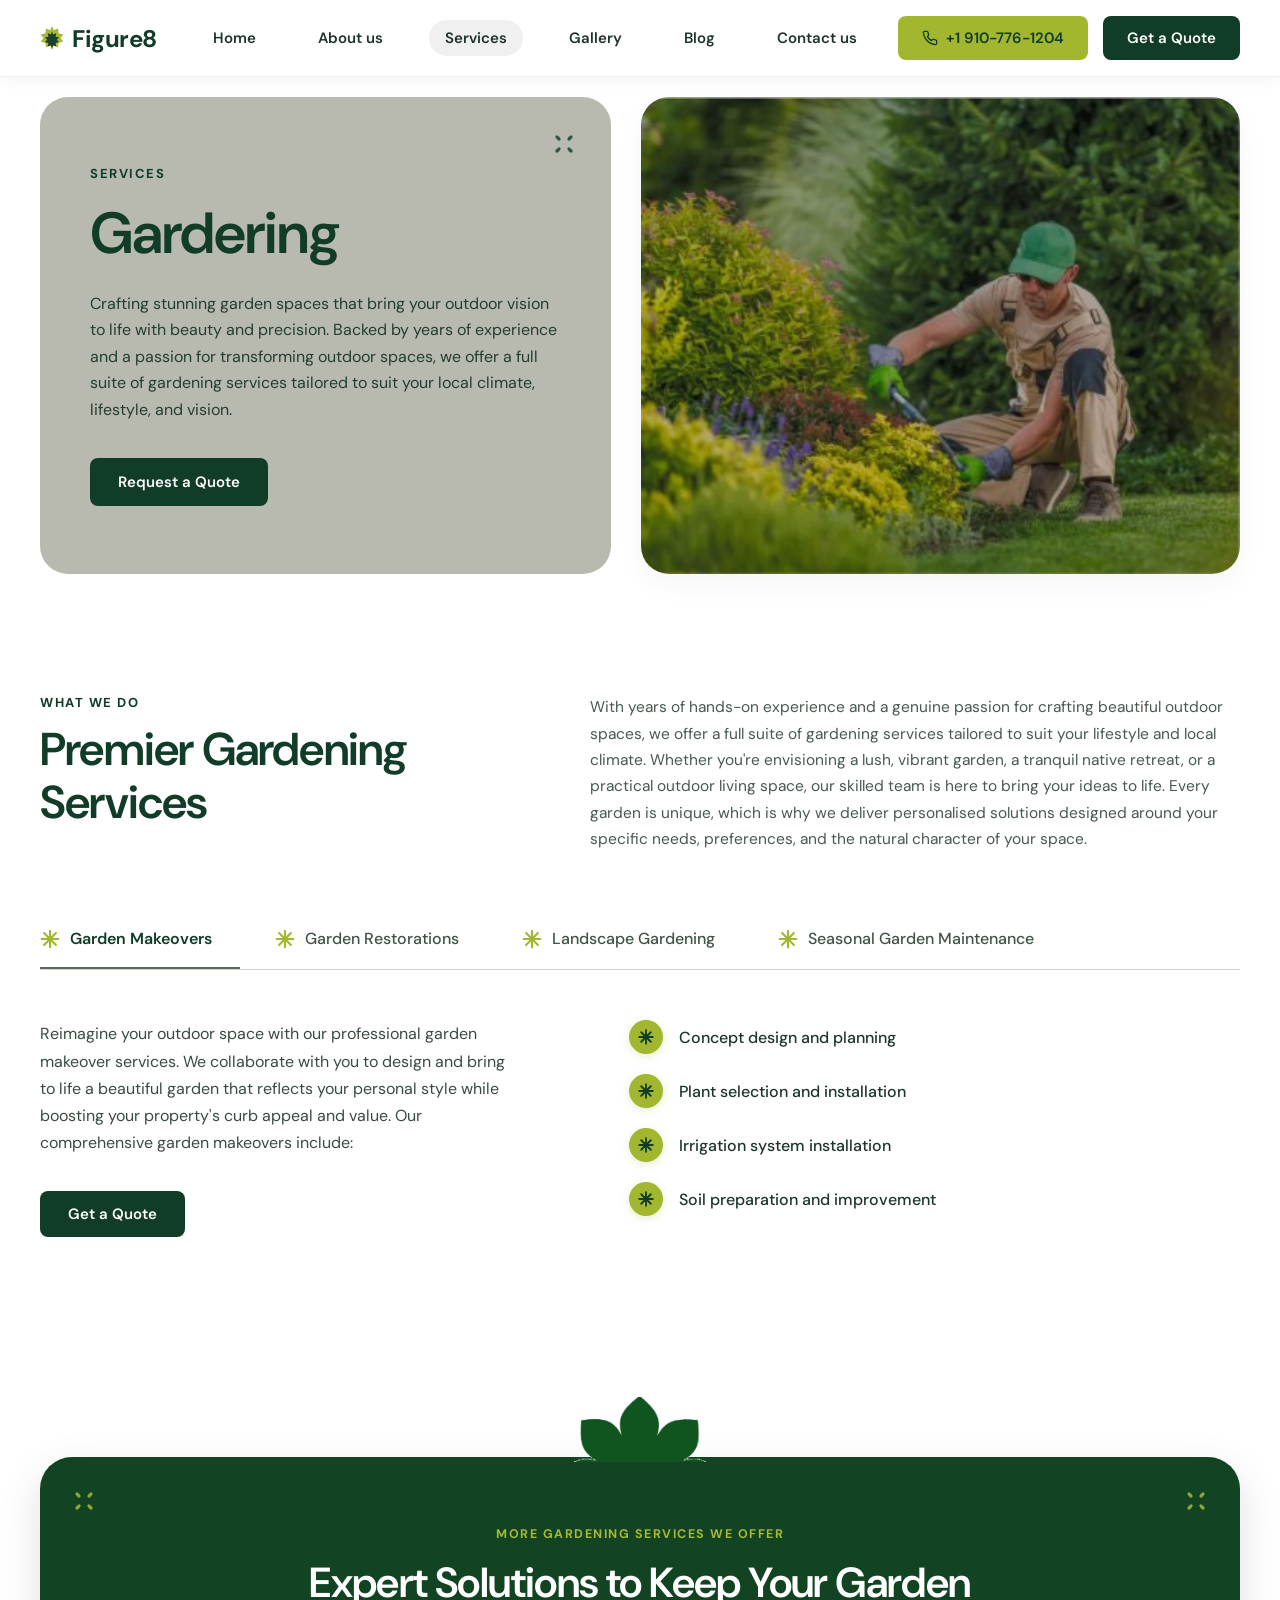
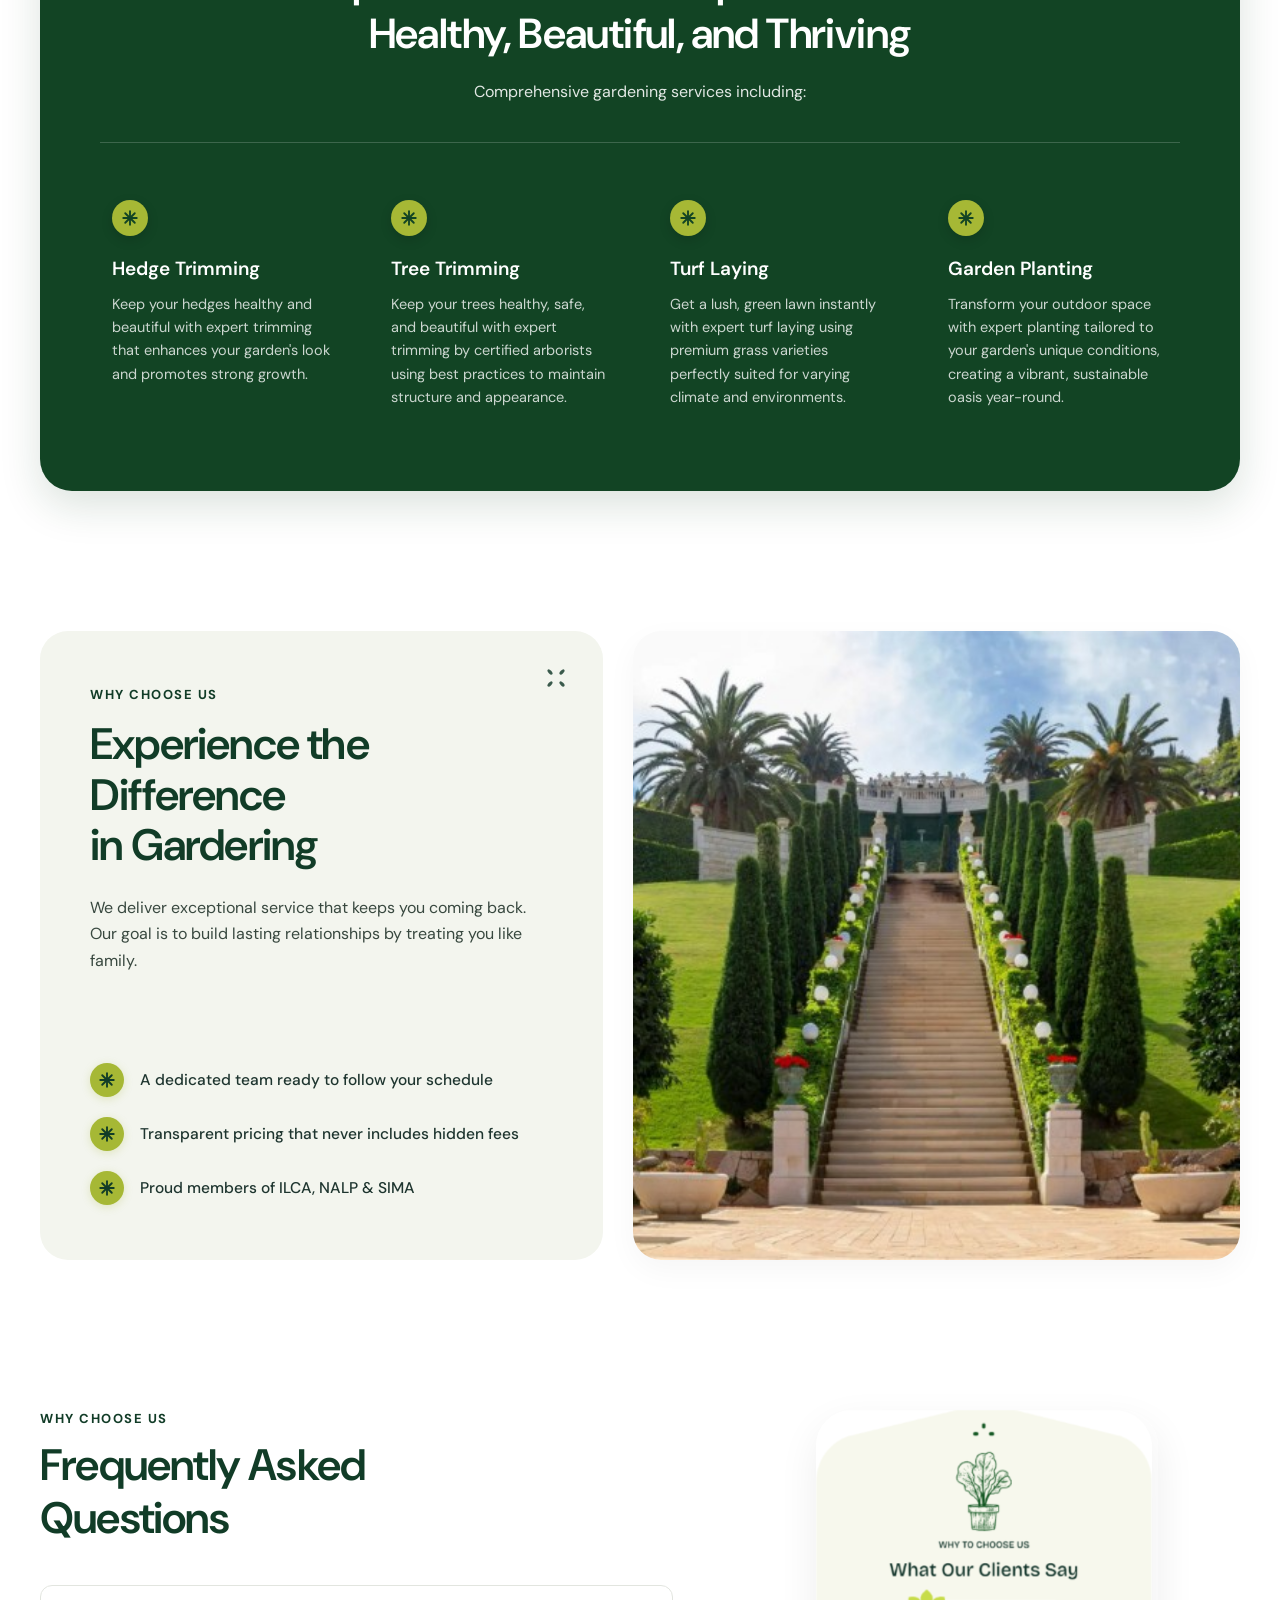
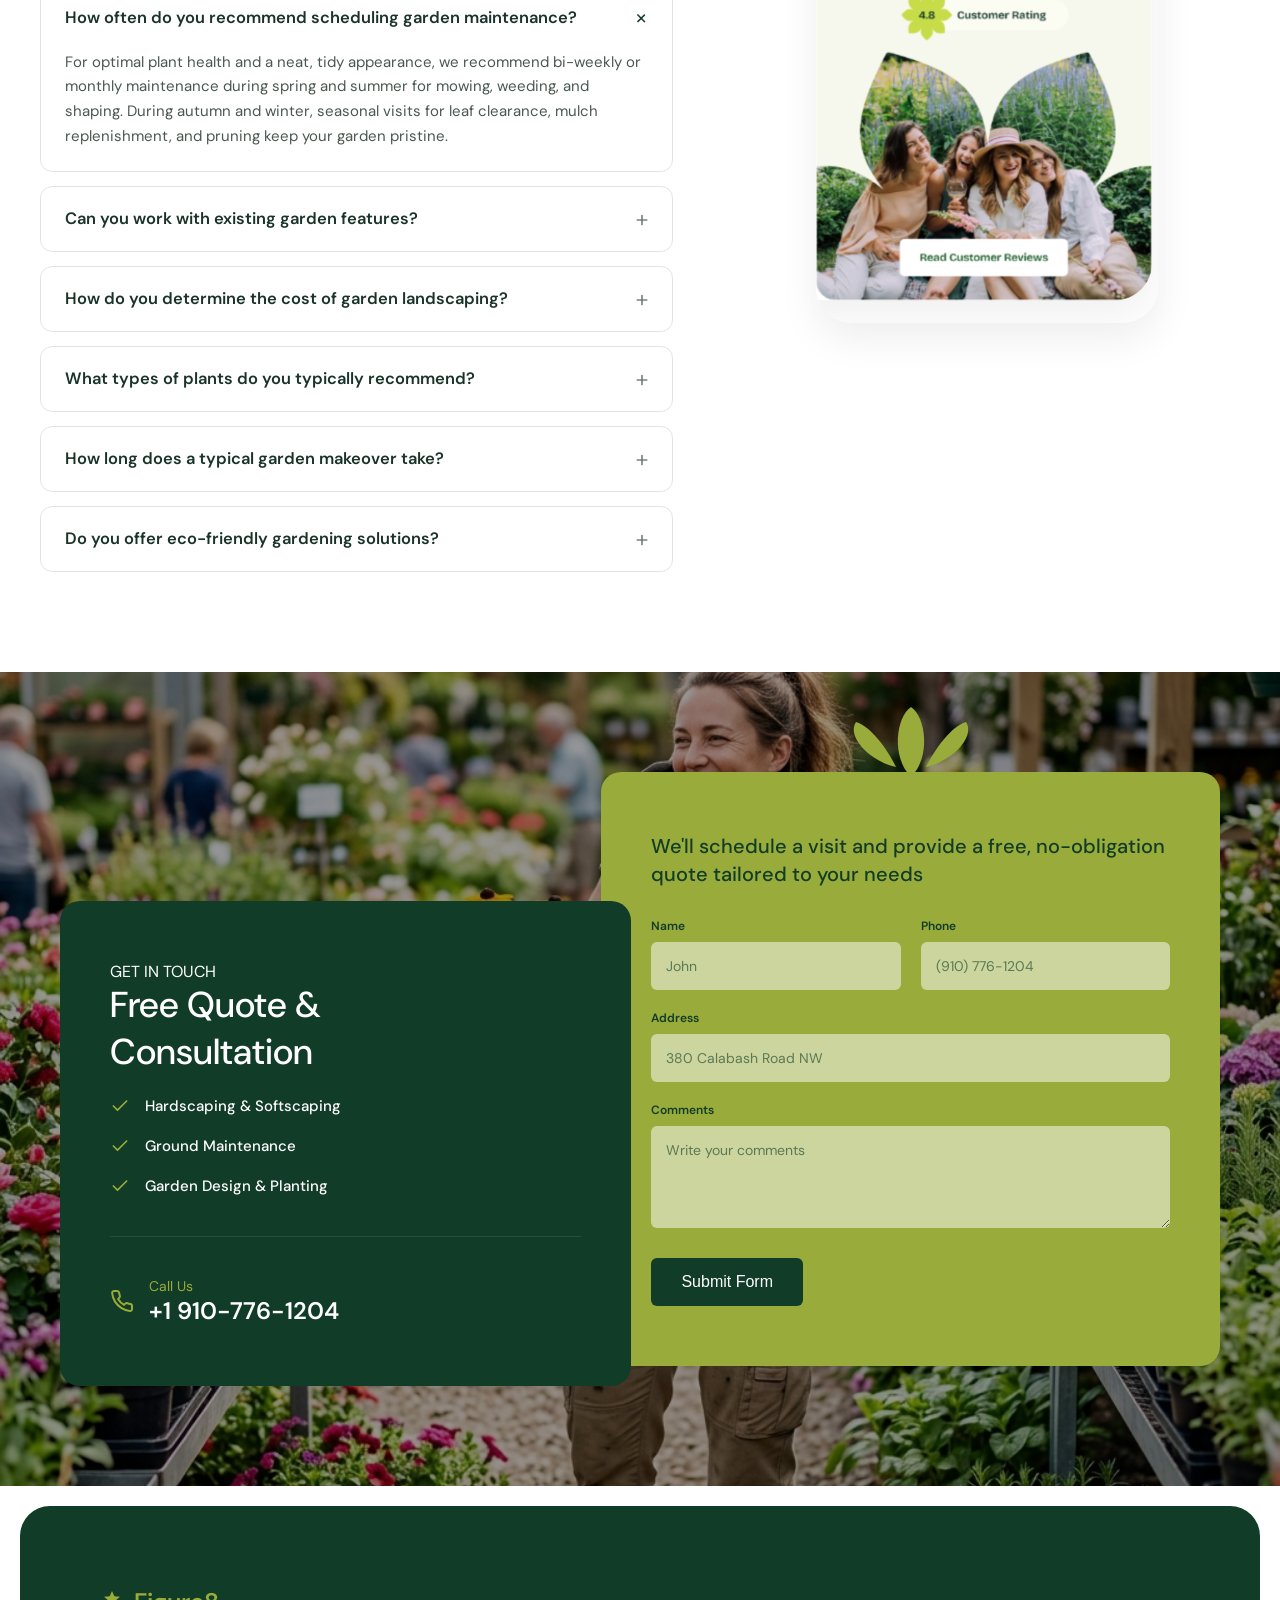
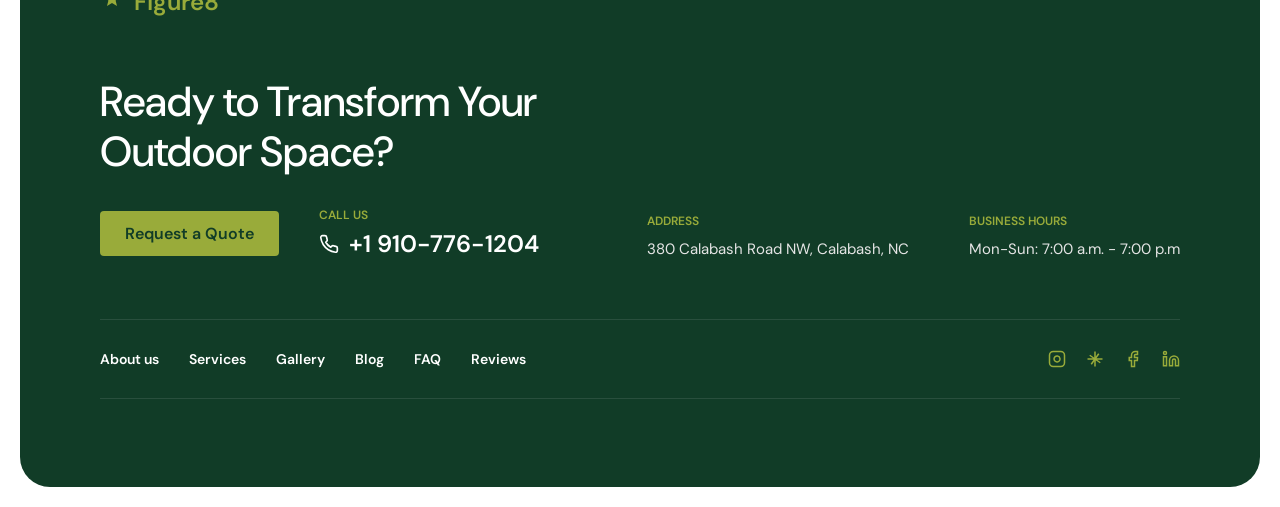
<file: gardering.html>
<!DOCTYPE html>
<html lang="en">
<head>
    <meta charset="UTF-8">
    <meta name="viewport" content="width=device-width, initial-scale=1.0">
    <title>Gardering | Figure8</title>
    <link rel="preconnect" href="https://fonts.googleapis.com">
    <link rel="preconnect" href="https://fonts.gstatic.com" crossorigin>
    <link href="https://fonts.googleapis.com/css2?family=DM+Sans:ital,opsz,wght@0,9..40,100..1000;1,9..40,100..1000&display=swap" rel="stylesheet">
    <link rel="stylesheet" href="style.css">
</head>
<body>
    <header class="navbar">
        <div class="logo">
            <a href="index.html" style="display:flex;align-items:center;gap:8px;text-decoration:none;color:inherit;">
                <svg width="24" height="24" viewBox="0 0 24 24" fill="none" xmlns="http://www.w3.org/2000/svg">
                    <path d="M12 0L13.8 4.2L18 2.4L18.6 7.2L23.4 8.4L20.4 12L23.4 15.6L18.6 16.8L18 21.6L13.8 19.8L12 24L10.2 19.8L6 21.6L5.4 16.8L0.6 15.6L3.6 12L0.6 8.4L5.4 7.2L6 2.4L10.2 4.2L12 0Z" fill="#a6b835"/>
                    <path d="M12 5.4L13.2 8.4L16.2 7.2L15.6 10.8L19.2 11.4L16.8 13.8L19.2 16.2L15.6 16.8L16.2 20.4L13.2 19.2L12 22.2L10.8 19.2L7.8 20.4L8.4 16.8L4.8 16.2L7.2 13.8L4.8 11.4L8.4 10.8L7.8 7.2L10.8 8.4L12 5.4Z" fill="#1a4030"/>
                </svg>
                <span>Figure8</span>
            </a>
        </div>

        <button class="mobile-toggle" aria-label="Toggle navigation">
            <svg width="24" height="24" viewBox="0 0 24 24" fill="none" stroke="currentColor" stroke-width="2" stroke-linecap="round" stroke-linejoin="round">
                <line x1="3" y1="12" x2="21" y2="12" class="line-middle"></line>
                <line x1="3" y1="6" x2="21" y2="6" class="line-top"></line>
                <line x1="3" y1="18" x2="21" y2="18" class="line-bottom"></line>
            </svg>
        </button>

        <div class="nav-menu">
            <nav class="nav-links">
                <a href="index.html">Home</a>
                <a href="index.html#about">About us</a>
                <a href="gardering.html" class="active">Services</a>
                <a href="index.html#gallery">Gallery</a>
                <a href="index.html#blog">Blog</a>
                <a href="#contact">Contact us</a>
            </nav>
            <div class="nav-actions">
                <a href="tel:+19107761204" class="btn btn-lime">
                    <svg width="16" height="16" viewBox="0 0 24 24" fill="none" stroke="currentColor" stroke-width="2" stroke-linecap="round" stroke-linejoin="round"><path d="M22 16.92v3a2 2 0 0 1-2.18 2 19.79 19.79 0 0 1-8.63-3.07 19.5 19.5 0 0 1-6-6 19.79 19.79 0 0 1-3.07-8.67A2 2 0 0 1 4.11 2h3a2 2 0 0 1 2 1.72 12.84 12.84 0 0 0 .7 2.81 2 2 0 0 1-.45 2.11L8.09 9.91a16 16 0 0 0 6 6l1.27-1.27a2 2 0 0 1 2.11-.45 12.84 12.84 0 0 0 2.81.7A2 2 0 0 1 22 16.92z"></path></svg>
                    +1 910-776-1204
                </a>
                <a href="#contact" class="btn btn-dark">Get a Quote</a>
            </div>
        </div>
    </header>

    <main>
        <!-- GARDERING HERO SECTION (Screenshot 1) -->
        <section class="gardening-hero-container">
            <div class="gardening-hero-grid">
                <!-- Left Card -->
                <div class="gardening-hero-card reveal-up">
                    <div class="gardening-corner-icon">
                        <svg width="24" height="24" viewBox="0 0 24 24" fill="#1a4030">
                            <ellipse cx="6" cy="6" rx="3.2" ry="1.6" transform="rotate(45 6 6)"/>
                            <ellipse cx="18" cy="6" rx="3.2" ry="1.6" transform="rotate(-45 18 6)"/>
                            <ellipse cx="6" cy="18" rx="3.2" ry="1.6" transform="rotate(-45 6 18)"/>
                            <ellipse cx="18" cy="18" rx="3.2" ry="1.6" transform="rotate(45 18 18)"/>
                        </svg>
                    </div>
                    <span class="service-badge">SERVICES</span>
                    <h1>Gardering</h1>
                    <p>Crafting stunning garden spaces that bring your outdoor vision to life with beauty and precision. Backed by years of experience and a passion for transforming outdoor spaces, we offer a full suite of gardening services tailored to suit your local climate, lifestyle, and vision.</p>
                    <a href="#contact" class="btn-quote">Request a Quote</a>
                </div>

                <!-- Right Photo -->
                <div class="gardening-hero-img-wrap reveal-fade" style="transition-delay: 0.15s;">
                    <img src="assets/gardening_hero.jpg" alt="Professional gardener caring for hedges and shrubs">
                </div>
            </div>
        </section>

        <!-- WHAT WE DO / PREMIER GARDENING SERVICES (Screenshots 2 - 5) -->
        <section class="gardening-tabs-section">
            <!-- Header (2 columns) -->
            <div class="gardening-tabs-header reveal-up">
                <div class="tabs-header-left">
                    <span class="section-subtitle">WHAT WE DO</span>
                    <h2>Premier Gardening<br>Services</h2>
                </div>
                <div class="tabs-header-right">
                    <p>With years of hands-on experience and a genuine passion for crafting beautiful outdoor spaces, we offer a full suite of gardening services tailored to suit your lifestyle and local climate. Whether you're envisioning a lush, vibrant garden, a tranquil native retreat, or a practical outdoor living space, our skilled team is here to bring your ideas to life. Every garden is unique, which is why we deliver personalised solutions designed around your specific needs, preferences, and the natural character of your space.</p>
                </div>
            </div>

            <!-- Tab Navigation -->
            <div class="services-tab-nav reveal-up" style="transition-delay: 0.1s;">
                <button class="tab-btn active" data-tab="tab-makeovers">
                    <svg class="tab-flower-icon" viewBox="0 0 24 24" fill="none" stroke="currentColor" stroke-width="2.5" stroke-linecap="round">
                        <line x1="12" y1="2" x2="12" y2="22"/>
                        <line x1="2" y1="12" x2="22" y2="12"/>
                        <line x1="4.93" y1="4.93" x2="19.07" y2="19.07"/>
                        <line x1="4.93" y1="19.07" x2="19.07" y2="4.93"/>
                    </svg>
                    <span>Garden Makeovers</span>
                </button>

                <button class="tab-btn" data-tab="tab-restorations">
                    <svg class="tab-flower-icon" viewBox="0 0 24 24" fill="none" stroke="currentColor" stroke-width="2.5" stroke-linecap="round">
                        <line x1="12" y1="2" x2="12" y2="22"/>
                        <line x1="2" y1="12" x2="22" y2="12"/>
                        <line x1="4.93" y1="4.93" x2="19.07" y2="19.07"/>
                        <line x1="4.93" y1="19.07" x2="19.07" y2="4.93"/>
                    </svg>
                    <span>Garden Restorations</span>
                </button>

                <button class="tab-btn" data-tab="tab-landscape">
                    <svg class="tab-flower-icon" viewBox="0 0 24 24" fill="none" stroke="currentColor" stroke-width="2.5" stroke-linecap="round">
                        <line x1="12" y1="2" x2="12" y2="22"/>
                        <line x1="2" y1="12" x2="22" y2="12"/>
                        <line x1="4.93" y1="4.93" x2="19.07" y2="19.07"/>
                        <line x1="4.93" y1="19.07" x2="19.07" y2="4.93"/>
                    </svg>
                    <span>Landscape Gardening</span>
                </button>

                <button class="tab-btn" data-tab="tab-maintenance">
                    <svg class="tab-flower-icon" viewBox="0 0 24 24" fill="none" stroke="currentColor" stroke-width="2.5" stroke-linecap="round">
                        <line x1="12" y1="2" x2="12" y2="22"/>
                        <line x1="2" y1="12" x2="22" y2="12"/>
                        <line x1="4.93" y1="4.93" x2="19.07" y2="19.07"/>
                        <line x1="4.93" y1="19.07" x2="19.07" y2="4.93"/>
                    </svg>
                    <span>Seasonal Garden Maintenance</span>
                </button>
            </div>

            <!-- Tab Panels -->
            <div class="services-tab-content">
                <!-- Tab 1: Garden Makeovers (Screenshot 2) -->
                <div class="tab-panel active" id="tab-makeovers">
                    <div class="tab-info-col">
                        <p>Reimagine your outdoor space with our professional garden makeover services. We collaborate with you to design and bring to life a beautiful garden that reflects your personal style while boosting your property's curb appeal and value. Our comprehensive garden makeovers include:</p>
                        <a href="#contact" class="btn-quote">Get a Quote</a>
                    </div>
                    <div class="tab-features-col">
                        <ul class="tab-features-list">
                            <li class="tab-feature-item">
                                <div class="tab-feature-badge">
                                    <svg viewBox="0 0 24 24" fill="none" stroke="currentColor" stroke-width="2.5" stroke-linecap="round">
                                        <line x1="12" y1="3" x2="12" y2="21"/>
                                        <line x1="3" y1="12" x2="21" y2="12"/>
                                        <line x1="5.64" y1="5.64" x2="18.36" y2="18.36"/>
                                        <line x1="5.64" y1="18.36" x2="18.36" y2="5.64"/>
                                    </svg>
                                </div>
                                <span class="tab-feature-text">Concept design and planning</span>
                            </li>
                            <li class="tab-feature-item">
                                <div class="tab-feature-badge">
                                    <svg viewBox="0 0 24 24" fill="none" stroke="currentColor" stroke-width="2.5" stroke-linecap="round">
                                        <line x1="12" y1="3" x2="12" y2="21"/>
                                        <line x1="3" y1="12" x2="21" y2="12"/>
                                        <line x1="5.64" y1="5.64" x2="18.36" y2="18.36"/>
                                        <line x1="5.64" y1="18.36" x2="18.36" y2="5.64"/>
                                    </svg>
                                </div>
                                <span class="tab-feature-text">Plant selection and installation</span>
                            </li>
                            <li class="tab-feature-item">
                                <div class="tab-feature-badge">
                                    <svg viewBox="0 0 24 24" fill="none" stroke="currentColor" stroke-width="2.5" stroke-linecap="round">
                                        <line x1="12" y1="3" x2="12" y2="21"/>
                                        <line x1="3" y1="12" x2="21" y2="12"/>
                                        <line x1="5.64" y1="5.64" x2="18.36" y2="18.36"/>
                                        <line x1="5.64" y1="18.36" x2="18.36" y2="5.64"/>
                                    </svg>
                                </div>
                                <span class="tab-feature-text">Irrigation system installation</span>
                            </li>
                            <li class="tab-feature-item">
                                <div class="tab-feature-badge">
                                    <svg viewBox="0 0 24 24" fill="none" stroke="currentColor" stroke-width="2.5" stroke-linecap="round">
                                        <line x1="12" y1="3" x2="12" y2="21"/>
                                        <line x1="3" y1="12" x2="21" y2="12"/>
                                        <line x1="5.64" y1="5.64" x2="18.36" y2="18.36"/>
                                        <line x1="5.64" y1="18.36" x2="18.36" y2="5.64"/>
                                    </svg>
                                </div>
                                <span class="tab-feature-text">Soil preparation and improvement</span>
                            </li>
                        </ul>
                    </div>
                </div>

                <!-- Tab 2: Garden Restorations (Screenshot 3) -->
                <div class="tab-panel" id="tab-restorations">
                    <div class="tab-info-col">
                        <p>Bring neglected or overgrown gardens back to life with our expert garden restoration services. We carefully assess your current space, remove unwanted growth, and reintroduce structure, health, and beauty to your garden. Whether it's reviving historic plantings or modernizing a tired layout, we ensure your garden flourishes once again.</p>
                        <a href="#contact" class="btn-quote">Get a Quote</a>
                    </div>
                    <div class="tab-features-col">
                        <ul class="tab-features-list">
                            <li class="tab-feature-item">
                                <div class="tab-feature-badge">
                                    <svg viewBox="0 0 24 24" fill="none" stroke="currentColor" stroke-width="2.5" stroke-linecap="round">
                                        <line x1="12" y1="3" x2="12" y2="21"/>
                                        <line x1="3" y1="12" x2="21" y2="12"/>
                                        <line x1="5.64" y1="5.64" x2="18.36" y2="18.36"/>
                                        <line x1="5.64" y1="18.36" x2="18.36" y2="5.64"/>
                                    </svg>
                                </div>
                                <span class="tab-feature-text">Removal of weeds and invasive plants</span>
                            </li>
                            <li class="tab-feature-item">
                                <div class="tab-feature-badge">
                                    <svg viewBox="0 0 24 24" fill="none" stroke="currentColor" stroke-width="2.5" stroke-linecap="round">
                                        <line x1="12" y1="3" x2="12" y2="21"/>
                                        <line x1="3" y1="12" x2="21" y2="12"/>
                                        <line x1="5.64" y1="5.64" x2="18.36" y2="18.36"/>
                                        <line x1="5.64" y1="18.36" x2="18.36" y2="5.64"/>
                                    </svg>
                                </div>
                                <span class="tab-feature-text">Pruning and reshaping overgrown trees and shrubs</span>
                            </li>
                            <li class="tab-feature-item">
                                <div class="tab-feature-badge">
                                    <svg viewBox="0 0 24 24" fill="none" stroke="currentColor" stroke-width="2.5" stroke-linecap="round">
                                        <line x1="12" y1="3" x2="12" y2="21"/>
                                        <line x1="3" y1="12" x2="21" y2="12"/>
                                        <line x1="5.64" y1="5.64" x2="18.36" y2="18.36"/>
                                        <line x1="5.64" y1="18.36" x2="18.36" y2="5.64"/>
                                    </svg>
                                </div>
                                <span class="tab-feature-text">Soil revitalization and fertilization</span>
                            </li>
                            <li class="tab-feature-item">
                                <div class="tab-feature-badge">
                                    <svg viewBox="0 0 24 24" fill="none" stroke="currentColor" stroke-width="2.5" stroke-linecap="round">
                                        <line x1="12" y1="3" x2="12" y2="21"/>
                                        <line x1="3" y1="12" x2="21" y2="12"/>
                                        <line x1="5.64" y1="5.64" x2="18.36" y2="18.36"/>
                                        <line x1="5.64" y1="18.36" x2="18.36" y2="5.64"/>
                                    </svg>
                                </div>
                                <span class="tab-feature-text">Lawn restoration or reseeding</span>
                            </li>
                            <li class="tab-feature-item">
                                <div class="tab-feature-badge">
                                    <svg viewBox="0 0 24 24" fill="none" stroke="currentColor" stroke-width="2.5" stroke-linecap="round">
                                        <line x1="12" y1="3" x2="12" y2="21"/>
                                        <line x1="3" y1="12" x2="21" y2="12"/>
                                        <line x1="5.64" y1="5.64" x2="18.36" y2="18.36"/>
                                        <line x1="5.64" y1="18.36" x2="18.36" y2="5.64"/>
                                    </svg>
                                </div>
                                <span class="tab-feature-text">Replanting with suitable, healthy species</span>
                            </li>
                        </ul>
                    </div>
                </div>

                <!-- Tab 3: Landscape Gardening (Screenshot 4) -->
                <div class="tab-panel" id="tab-landscape">
                    <div class="tab-info-col">
                        <p>Transform your property into a harmonious blend of nature and design with our landscape gardening expertise. From small courtyards to expansive estates, we create functional, visually stunning outdoor spaces that suit your lifestyle and enhance your home's surroundings.</p>
                        <a href="#contact" class="btn-quote">Get a Quote</a>
                    </div>
                    <div class="tab-features-col">
                        <ul class="tab-features-list">
                            <li class="tab-feature-item">
                                <div class="tab-feature-badge">
                                    <svg viewBox="0 0 24 24" fill="none" stroke="currentColor" stroke-width="2.5" stroke-linecap="round">
                                        <line x1="12" y1="3" x2="12" y2="21"/>
                                        <line x1="3" y1="12" x2="21" y2="12"/>
                                        <line x1="5.64" y1="5.64" x2="18.36" y2="18.36"/>
                                        <line x1="5.64" y1="18.36" x2="18.36" y2="5.64"/>
                                    </svg>
                                </div>
                                <span class="tab-feature-text">Tailored landscape design concepts</span>
                            </li>
                            <li class="tab-feature-item">
                                <div class="tab-feature-badge">
                                    <svg viewBox="0 0 24 24" fill="none" stroke="currentColor" stroke-width="2.5" stroke-linecap="round">
                                        <line x1="12" y1="3" x2="12" y2="21"/>
                                        <line x1="3" y1="12" x2="21" y2="12"/>
                                        <line x1="5.64" y1="5.64" x2="18.36" y2="18.36"/>
                                        <line x1="5.64" y1="18.36" x2="18.36" y2="5.64"/>
                                    </svg>
                                </div>
                                <span class="tab-feature-text">Planting schemes for year-round beauty</span>
                            </li>
                            <li class="tab-feature-item">
                                <div class="tab-feature-badge">
                                    <svg viewBox="0 0 24 24" fill="none" stroke="currentColor" stroke-width="2.5" stroke-linecap="round">
                                        <line x1="12" y1="3" x2="12" y2="21"/>
                                        <line x1="3" y1="12" x2="21" y2="12"/>
                                        <line x1="5.64" y1="5.64" x2="18.36" y2="18.36"/>
                                        <line x1="5.64" y1="18.36" x2="18.36" y2="5.64"/>
                                    </svg>
                                </div>
                                <span class="tab-feature-text">Installation of water features and ponds</span>
                            </li>
                            <li class="tab-feature-item">
                                <div class="tab-feature-badge">
                                    <svg viewBox="0 0 24 24" fill="none" stroke="currentColor" stroke-width="2.5" stroke-linecap="round">
                                        <line x1="12" y1="3" x2="12" y2="21"/>
                                        <line x1="3" y1="12" x2="21" y2="12"/>
                                        <line x1="5.64" y1="5.64" x2="18.36" y2="18.36"/>
                                        <line x1="5.64" y1="18.36" x2="18.36" y2="5.64"/>
                                    </svg>
                                </div>
                                <span class="tab-feature-text">Construction of patios, decks, and pathways</span>
                            </li>
                            <li class="tab-feature-item">
                                <div class="tab-feature-badge">
                                    <svg viewBox="0 0 24 24" fill="none" stroke="currentColor" stroke-width="2.5" stroke-linecap="round">
                                        <line x1="12" y1="3" x2="12" y2="21"/>
                                        <line x1="3" y1="12" x2="21" y2="12"/>
                                        <line x1="5.64" y1="5.64" x2="18.36" y2="18.36"/>
                                        <line x1="5.64" y1="18.36" x2="18.36" y2="5.64"/>
                                    </svg>
                                </div>
                                <span class="tab-feature-text">Integration of lighting for ambiance and safety</span>
                            </li>
                        </ul>
                    </div>
                </div>

                <!-- Tab 4: Seasonal Garden Maintenance (Screenshot 5) -->
                <div class="tab-panel" id="tab-maintenance">
                    <div class="tab-info-col">
                        <p>Keep your garden looking its best all year round with our seasonal maintenance services. We adjust our care to the needs of each season, ensuring healthy growth, vibrant colors, and a tidy appearance no matter the time of year.</p>
                        <a href="#contact" class="btn-quote">Get a Quote</a>
                    </div>
                    <div class="tab-features-col">
                        <ul class="tab-features-list">
                            <li class="tab-feature-item">
                                <div class="tab-feature-badge">
                                    <svg viewBox="0 0 24 24" fill="none" stroke="currentColor" stroke-width="2.5" stroke-linecap="round">
                                        <line x1="12" y1="3" x2="12" y2="21"/>
                                        <line x1="3" y1="12" x2="21" y2="12"/>
                                        <line x1="5.64" y1="5.64" x2="18.36" y2="18.36"/>
                                        <line x1="5.64" y1="18.36" x2="18.36" y2="5.64"/>
                                    </svg>
                                </div>
                                <span class="tab-feature-text">Spring planting and soil preparation</span>
                            </li>
                            <li class="tab-feature-item">
                                <div class="tab-feature-badge">
                                    <svg viewBox="0 0 24 24" fill="none" stroke="currentColor" stroke-width="2.5" stroke-linecap="round">
                                        <line x1="12" y1="3" x2="12" y2="21"/>
                                        <line x1="3" y1="12" x2="21" y2="12"/>
                                        <line x1="5.64" y1="5.64" x2="18.36" y2="18.36"/>
                                        <line x1="5.64" y1="18.36" x2="18.36" y2="5.64"/>
                                    </svg>
                                </div>
                                <span class="tab-feature-text">Summer pruning and watering schedules</span>
                            </li>
                            <li class="tab-feature-item">
                                <div class="tab-feature-badge">
                                    <svg viewBox="0 0 24 24" fill="none" stroke="currentColor" stroke-width="2.5" stroke-linecap="round">
                                        <line x1="12" y1="3" x2="12" y2="21"/>
                                        <line x1="3" y1="12" x2="21" y2="12"/>
                                        <line x1="5.64" y1="5.64" x2="18.36" y2="18.36"/>
                                        <line x1="5.64" y1="18.36" x2="18.36" y2="5.64"/>
                                    </svg>
                                </div>
                                <span class="tab-feature-text">Autumn leaf clearance and plant protection</span>
                            </li>
                            <li class="tab-feature-item">
                                <div class="tab-feature-badge">
                                    <svg viewBox="0 0 24 24" fill="none" stroke="currentColor" stroke-width="2.5" stroke-linecap="round">
                                        <line x1="12" y1="3" x2="12" y2="21"/>
                                        <line x1="3" y1="12" x2="21" y2="12"/>
                                        <line x1="5.64" y1="5.64" x2="18.36" y2="18.36"/>
                                        <line x1="5.64" y1="18.36" x2="18.36" y2="5.64"/>
                                    </svg>
                                </div>
                                <span class="tab-feature-text">Winter pruning and frost protection</span>
                            </li>
                            <li class="tab-feature-item">
                                <div class="tab-feature-badge">
                                    <svg viewBox="0 0 24 24" fill="none" stroke="currentColor" stroke-width="2.5" stroke-linecap="round">
                                        <line x1="12" y1="3" x2="12" y2="21"/>
                                        <line x1="3" y1="12" x2="21" y2="12"/>
                                        <line x1="5.64" y1="5.64" x2="18.36" y2="18.36"/>
                                        <line x1="5.64" y1="18.36" x2="18.36" y2="5.64"/>
                                    </svg>
                                </div>
                                <span class="tab-feature-text">Seasonal fertilization and mulching</span>
                            </li>
                        </ul>
                    </div>
                </div>
            </div>
        </section>

        <!-- MORE GARDENING SERVICES WE OFFER (IMAGE 1) -->
        <section class="more-services-wrapper reveal-up">
            <!-- 5-Leaf Crown sitting on top of card -->
            <div class="leaf-crown-container">
                <img src="assets/leaf_crown.png" alt="Decorative leaf crown">
            </div>

            <div class="more-services-card">
                <!-- Top Corner Seed Accents -->
                <div class="more-services-corner-left">
                    <svg width="24" height="24" viewBox="0 0 24 24" fill="#a6b835">
                        <ellipse cx="6" cy="6" rx="3.2" ry="1.6" transform="rotate(45 6 6)"/>
                        <ellipse cx="18" cy="6" rx="3.2" ry="1.6" transform="rotate(-45 18 6)"/>
                        <ellipse cx="6" cy="18" rx="3.2" ry="1.6" transform="rotate(-45 6 18)"/>
                        <ellipse cx="18" cy="18" rx="3.2" ry="1.6" transform="rotate(45 18 18)"/>
                    </svg>
                </div>
                <div class="more-services-corner-right">
                    <svg width="24" height="24" viewBox="0 0 24 24" fill="#a6b835">
                        <ellipse cx="6" cy="6" rx="3.2" ry="1.6" transform="rotate(45 6 6)"/>
                        <ellipse cx="18" cy="6" rx="3.2" ry="1.6" transform="rotate(-45 18 6)"/>
                        <ellipse cx="6" cy="18" rx="3.2" ry="1.6" transform="rotate(-45 6 18)"/>
                        <ellipse cx="18" cy="18" rx="3.2" ry="1.6" transform="rotate(45 18 18)"/>
                    </svg>
                </div>

                <div class="more-services-header">
                    <span class="sub-badge">MORE GARDENING SERVICES WE OFFER</span>
                    <h2>Expert Solutions to Keep Your Garden<br>Healthy, Beautiful, and Thriving</h2>
                    <p>Comprehensive gardening services including:</p>
                </div>

                <div class="more-services-divider"></div>

                <div class="more-services-grid">
                    <!-- Column 1 -->
                    <div class="more-service-item reveal-up" style="transition-delay: 0.05s;">
                        <div class="more-service-badge float-anim">
                            <svg viewBox="0 0 24 24" fill="none" stroke="currentColor" stroke-width="2.5" stroke-linecap="round">
                                <line x1="12" y1="3" x2="12" y2="21"/>
                                <line x1="3" y1="12" x2="21" y2="12"/>
                                <line x1="5.64" y1="5.64" x2="18.36" y2="18.36"/>
                                <line x1="5.64" y1="18.36" x2="18.36" y2="5.64"/>
                            </svg>
                        </div>
                        <h3>Hedge Trimming</h3>
                        <p>Keep your hedges healthy and beautiful with expert trimming that enhances your garden's look and promotes strong growth.</p>
                    </div>

                    <!-- Column 2 -->
                    <div class="more-service-item reveal-up" style="transition-delay: 0.15s;">
                        <div class="more-service-badge float-anim">
                            <svg viewBox="0 0 24 24" fill="none" stroke="currentColor" stroke-width="2.5" stroke-linecap="round">
                                <line x1="12" y1="3" x2="12" y2="21"/>
                                <line x1="3" y1="12" x2="21" y2="12"/>
                                <line x1="5.64" y1="5.64" x2="18.36" y2="18.36"/>
                                <line x1="5.64" y1="18.36" x2="18.36" y2="5.64"/>
                            </svg>
                        </div>
                        <h3>Tree Trimming</h3>
                        <p>Keep your trees healthy, safe, and beautiful with expert trimming by certified arborists using best practices to maintain structure and appearance.</p>
                    </div>

                    <!-- Column 3 -->
                    <div class="more-service-item reveal-up" style="transition-delay: 0.25s;">
                        <div class="more-service-badge float-anim">
                            <svg viewBox="0 0 24 24" fill="none" stroke="currentColor" stroke-width="2.5" stroke-linecap="round">
                                <line x1="12" y1="3" x2="12" y2="21"/>
                                <line x1="3" y1="12" x2="21" y2="12"/>
                                <line x1="5.64" y1="5.64" x2="18.36" y2="18.36"/>
                                <line x1="5.64" y1="18.36" x2="18.36" y2="5.64"/>
                            </svg>
                        </div>
                        <h3>Turf Laying</h3>
                        <p>Get a lush, green lawn instantly with expert turf laying using premium grass varieties perfectly suited for varying climate and environments.</p>
                    </div>

                    <!-- Column 4 -->
                    <div class="more-service-item reveal-up" style="transition-delay: 0.35s;">
                        <div class="more-service-badge float-anim">
                            <svg viewBox="0 0 24 24" fill="none" stroke="currentColor" stroke-width="2.5" stroke-linecap="round">
                                <line x1="12" y1="3" x2="12" y2="21"/>
                                <line x1="3" y1="12" x2="21" y2="12"/>
                                <line x1="5.64" y1="5.64" x2="18.36" y2="18.36"/>
                                <line x1="5.64" y1="18.36" x2="18.36" y2="5.64"/>
                            </svg>
                        </div>
                        <h3>Garden Planting</h3>
                        <p>Transform your outdoor space with expert planting tailored to your garden's unique conditions, creating a vibrant, sustainable oasis year-round.</p>
                    </div>
                </div>
            </div>
        </section>

        <!-- WHY CHOOSE US / EXPERIENCE THE DIFFERENCE (IMAGE 2) -->
        <section class="experience-section">
            <div class="experience-grid">
                <!-- Left Card -->
                <div class="experience-card reveal-up">
                    <div class="experience-corner-icon">
                        <svg width="24" height="24" viewBox="0 0 24 24" fill="#1a4030">
                            <ellipse cx="6" cy="6" rx="3.2" ry="1.6" transform="rotate(45 6 6)"/>
                            <ellipse cx="18" cy="6" rx="3.2" ry="1.6" transform="rotate(-45 18 6)"/>
                            <ellipse cx="6" cy="18" rx="3.2" ry="1.6" transform="rotate(-45 6 18)"/>
                            <ellipse cx="18" cy="18" rx="3.2" ry="1.6" transform="rotate(45 18 18)"/>
                        </svg>
                    </div>
                    <span class="section-subtitle">WHY CHOOSE US</span>
                    <h2>Experience the Difference<br>in Gardering</h2>
                    <p class="experience-desc">We deliver exceptional service that keeps you coming back. Our goal is to build lasting relationships by treating you like family.</p>
                    
                    <ul class="experience-bullets">
                        <li class="experience-bullet-item reveal-up" style="transition-delay: 0.1s;">
                            <div class="experience-bullet-badge float-anim">
                                <svg viewBox="0 0 24 24" fill="none" stroke="currentColor" stroke-width="2.5" stroke-linecap="round">
                                    <line x1="12" y1="3" x2="12" y2="21"/>
                                    <line x1="3" y1="12" x2="21" y2="12"/>
                                    <line x1="5.64" y1="5.64" x2="18.36" y2="18.36"/>
                                    <line x1="5.64" y1="18.36" x2="18.36" y2="5.64"/>
                                </svg>
                            </div>
                            <span class="experience-bullet-text">Honest and open communication from start to finish</span>
                        </li>
                        <li class="experience-bullet-item reveal-up" style="transition-delay: 0.2s;">
                            <div class="experience-bullet-badge float-anim">
                                <svg viewBox="0 0 24 24" fill="none" stroke="currentColor" stroke-width="2.5" stroke-linecap="round">
                                    <line x1="12" y1="3" x2="12" y2="21"/>
                                    <line x1="3" y1="12" x2="21" y2="12"/>
                                    <line x1="5.64" y1="5.64" x2="18.36" y2="18.36"/>
                                    <line x1="5.64" y1="18.36" x2="18.36" y2="5.64"/>
                                </svg>
                            </div>
                            <span class="experience-bullet-text">A dedicated team ready to follow your schedule</span>
                        </li>
                        <li class="experience-bullet-item reveal-up" style="transition-delay: 0.3s;">
                            <div class="experience-bullet-badge float-anim">
                                <svg viewBox="0 0 24 24" fill="none" stroke="currentColor" stroke-width="2.5" stroke-linecap="round">
                                    <line x1="12" y1="3" x2="12" y2="21"/>
                                    <line x1="3" y1="12" x2="21" y2="12"/>
                                    <line x1="5.64" y1="5.64" x2="18.36" y2="18.36"/>
                                    <line x1="5.64" y1="18.36" x2="18.36" y2="5.64"/>
                                </svg>
                            </div>
                            <span class="experience-bullet-text">Transparent pricing that never includes hidden fees</span>
                        </li>
                        <li class="experience-bullet-item reveal-up" style="transition-delay: 0.4s;">
                            <div class="experience-bullet-badge float-anim">
                                <svg viewBox="0 0 24 24" fill="none" stroke="currentColor" stroke-width="2.5" stroke-linecap="round">
                                    <line x1="12" y1="3" x2="12" y2="21"/>
                                    <line x1="3" y1="12" x2="21" y2="12"/>
                                    <line x1="5.64" y1="5.64" x2="18.36" y2="18.36"/>
                                    <line x1="5.64" y1="18.36" x2="18.36" y2="5.64"/>
                                </svg>
                            </div>
                            <span class="experience-bullet-text">Proud members of ILCA, NALP &amp; SIMA</span>
                        </li>
                    </ul>
                </div>

                <!-- Right Card Image -->
                <div class="experience-img-wrap reveal-scale" style="transition-delay: 0.15s;">
                    <img src="assets/gardening_cypress_stairs.jpg" alt="Grand landscaped garden staircase flanked by cypress trees">
                </div>
            </div>
        </section>

        <!-- FREQUENTLY ASKED QUESTIONS & TESTIMONIAL (IMAGE 3) -->
        <section class="faq-section">
            <div class="faq-grid">
                <!-- Left Column: Accordion -->
                <div class="faq-left reveal-up">
                    <span class="section-subtitle">WHY CHOOSE US</span>
                    <h2>Frequently Asked<br>Questions</h2>

                    <div class="faq-accordion">
                        <div class="faq-item active reveal-up" style="transition-delay: 0.05s;">
                            <button class="faq-question" type="button">
                                <span>How often do you recommend scheduling garden maintenance?</span>
                                <span class="faq-icon">+</span>
                            </button>
                            <div class="faq-answer">
                                <p>For optimal plant health and a neat, tidy appearance, we recommend bi-weekly or monthly maintenance during spring and summer for mowing, weeding, and shaping. During autumn and winter, seasonal visits for leaf clearance, mulch replenishment, and pruning keep your garden pristine.</p>
                            </div>
                        </div>

                        <div class="faq-item reveal-up" style="transition-delay: 0.1s;">
                            <button class="faq-question" type="button">
                                <span>Can you work with existing garden features?</span>
                                <span class="faq-icon">+</span>
                            </button>
                            <div class="faq-answer">
                                <p>Absolutely! We love integrating mature trees, favorite perennial plantings, and existing stonework or hardscape features into refreshed, modern designs while preserving the elements you cherish most.</p>
                            </div>
                        </div>

                        <div class="faq-item reveal-up" style="transition-delay: 0.15s;">
                            <button class="faq-question" type="button">
                                <span>How do you determine the cost of garden landscaping?</span>
                                <span class="faq-icon">+</span>
                            </button>
                            <div class="faq-answer">
                                <p>We evaluate your property's unique dimensions, soil preparation requirements, plant choices, hardscape materials, and project scope to provide a detailed, transparent, itemized estimate with zero hidden surprises.</p>
                            </div>
                        </div>

                        <div class="faq-item reveal-up" style="transition-delay: 0.2s;">
                            <button class="faq-question" type="button">
                                <span>What types of plants do you typically recommend?</span>
                                <span class="faq-icon">+</span>
                            </button>
                            <div class="faq-answer">
                                <p>We select hardy, climate-adapted native perennials, evergreen shrubs, and ornamental varieties tailored to Calabash and coastal North Carolina's climate, ensuring vibrant color, healthy roots, and low-maintenance beauty year-round.</p>
                            </div>
                        </div>

                        <div class="faq-item reveal-up" style="transition-delay: 0.25s;">
                            <button class="faq-question" type="button">
                                <span>How long does a typical garden makeover take?</span>
                                <span class="faq-icon">+</span>
                            </button>
                            <div class="faq-answer">
                                <p>Small garden bed overhauls and replantings typically take 2 to 4 days. Larger landscape transformations, complete sod installation, and multi-tier gardens usually take 1 to 2 weeks depending on weather and scope.</p>
                            </div>
                        </div>

                        <div class="faq-item reveal-up" style="transition-delay: 0.3s;">
                            <button class="faq-question" type="button">
                                <span>Do you offer eco-friendly gardening solutions?</span>
                                <span class="faq-icon">+</span>
                            </button>
                            <div class="faq-answer">
                                <p>Yes, sustainability is at our core. We offer organic soil conditioning, natural mulch, water-smart drip irrigation systems, drought-resilient plantings, and pollinator-friendly garden designs.</p>
                            </div>
                        </div>
                    </div>
                </div>

                <!-- Right Column: Testimonial Card -->
                <div class="faq-testimonial-wrap reveal-scale" style="transition-delay: 0.2s;">
                    <a href="#contact" class="testimonial-card-link" style="display:block;text-decoration:none;">
                        <img src="assets/gardening_testimonial_card.png" alt="What Our Clients Say - Customer Rating 4.8">
                    </a>
                </div>
            </div>
        </section>

        <!-- CONTACT SECTION -->
        <section class="contact-section" id="contact" style="background-image: url('assets/contact_bg.jpg');">
            <div class="contact-overlay"></div>
            <div class="contact-container">
                <!-- Left Info Box -->
                <div class="contact-left reveal-up">
                    <p class="section-subtitle-white">GET IN TOUCH</p>
                    <h2>Free Quote &amp;<br>Consultation</h2>
                    
                    <ul class="contact-bullets">
                        <li>
                            <svg viewBox="0 0 24 24" width="20" height="20" fill="none" stroke="#99ab3a" stroke-width="2" stroke-linecap="round" stroke-linejoin="round"><polyline points="20 6 9 17 4 12"></polyline></svg>
                            Hardscaping &amp; Softscaping
                        </li>
                        <li>
                            <svg viewBox="0 0 24 24" width="20" height="20" fill="none" stroke="#99ab3a" stroke-width="2" stroke-linecap="round" stroke-linejoin="round"><polyline points="20 6 9 17 4 12"></polyline></svg>
                            Ground Maintenance
                        </li>
                        <li>
                            <svg viewBox="0 0 24 24" width="20" height="20" fill="none" stroke="#99ab3a" stroke-width="2" stroke-linecap="round" stroke-linejoin="round"><polyline points="20 6 9 17 4 12"></polyline></svg>
                            Garden Design &amp; Planting
                        </li>
                    </ul>

                    <div class="contact-divider"></div>

                    <div class="contact-phone">
                        <a href="tel:+19107761204">
                            <svg viewBox="0 0 24 24" width="24" height="24" fill="none" stroke="#99ab3a" stroke-width="2" stroke-linecap="round" stroke-linejoin="round">
                                <path d="M22 16.92v3a2 2 0 0 1-2.18 2 19.79 19.79 0 0 1-8.63-3.07 19.5 19.5 0 0 1-6-6 19.79 19.79 0 0 1-3.07-8.67A2 2 0 0 1 4.11 2h3a2 2 0 0 1 2 1.72 12.84 12.84 0 0 0 .7 2.81 2 2 0 0 1-.45 2.11L8.09 9.91a16 16 0 0 0 6 6l1.27-1.27a2 2 0 0 1 2.11-.45 12.84 12.84 0 0 0 2.81.7A2 2 0 0 1 22 16.92z"></path>
                            </svg>
                            <div class="phone-info">
                                <span class="phone-label">Call Us</span>
                                <span class="phone-number">+1 910-776-1204</span>
                            </div>
                        </a>
                    </div>
                </div>

                <!-- Right Form Box -->
                <div class="contact-right reveal-up" style="transition-delay: 0.2s;">
                    <div class="leaf-decoration float-anim">
                        <svg viewBox="0 0 120 70" width="120" height="70" fill="#99ab3a">
                            <path d="M60 70 C40 50, 45 10, 60 0 C75 10, 80 50, 60 70 Z"/>
                            <path d="M45 60 C20 55, -5 30, 5 15 C20 20, 35 40, 45 60 Z"/>
                            <path d="M75 60 C100 55, 125 30, 115 15 C100 20, 85 40, 75 60 Z"/>
                        </svg>
                    </div>
                    
                    <p class="form-desc">We'll schedule a visit and provide a free, no-obligation quote tailored to your needs</p>
                    
                    <form class="contact-form quote-form" action="#" method="POST">
                        <div class="form-row">
                            <div class="form-group">
                                <label for="name">Name</label>
                                <input type="text" id="name" name="name" placeholder="John" required>
                            </div>
                            <div class="form-group">
                                <label for="phone">Phone</label>
                                <input type="tel" id="phone" name="phone" placeholder="(910) 776-1204" required>
                            </div>
                        </div>

                        <div class="form-group">
                            <label for="address">Address</label>
                            <input type="text" id="address" name="address" placeholder="380 Calabash Road NW" required>
                        </div>

                        <div class="form-group">
                            <label for="comments">Comments</label>
                            <textarea id="comments" name="comments" placeholder="Write your comments" rows="4"></textarea>
                        </div>

                        <button type="submit" class="btn btn-submit">Submit Form</button>
                    </form>
                </div>
            </div>
        </section>
    </main>

    <!-- FOOTER -->
    <footer class="site-footer">
        <div class="footer-container">
            <!-- Top Section -->
            <div class="footer-top">
                <div class="footer-logo">
                    <svg viewBox="0 0 24 24" width="24" height="24" fill="#99ab3a">
                        <path d="M12 2L14.4 7.2L20 7.8L15.6 11.4L17 17L12 14L7 17L8.4 11.4L4 7.8L9.6 7.2L12 2Z" />
                    </svg>
                    <span>Figure8</span>
                </div>
                
                <div class="footer-top-content reveal-up">
                    <div class="footer-cta">
                        <h2>Ready to Transform Your<br>Outdoor Space?</h2>
                        <div class="footer-cta-actions">
                            <a href="#contact" class="btn-primary" style="background-color: #99ab3a; color: var(--dark-green); padding: 12px 25px; border-radius: 4px; text-decoration: none; font-weight: 600;">Request a Quote</a>
                            <div class="footer-phone">
                                <span class="footer-phone-label">CALL US</span>
                                <div class="footer-phone-number">
                                    <a href="tel:+19107761204">
                                        <svg viewBox="0 0 24 24" width="20" height="20" fill="none" stroke="currentColor" stroke-width="2" stroke-linecap="round" stroke-linejoin="round"><path d="M22 16.92v3a2 2 0 0 1-2.18 2 19.79 19.79 0 0 1-8.63-3.07 19.5 19.5 0 0 1-6-6 19.79 19.79 0 0 1-3.07-8.67A2 2 0 0 1 4.11 2h3a2 2 0 0 1 2 1.72 12.84 12.84 0 0 0 .7 2.81 2 2 0 0 1-.45 2.11L8.09 9.91a16 16 0 0 0 6 6l1.27-1.27a2 2 0 0 1 2.11-.45 12.84 12.84 0 0 0 2.81.7A2 2 0 0 1 22 16.92z"></path></svg>
                                        +1 910-776-1204
                                    </a>
                                </div>
                            </div>
                        </div>
                    </div>
                    
                    <div class="footer-info">
                        <div class="footer-info-block">
                            <h4>ADDRESS</h4>
                            <p>380 Calabash Road NW, Calabash, NC</p>
                        </div>
                        <div class="footer-info-block">
                            <h4>BUSINESS HOURS</h4>
                            <p>Mon-Sun: 7:00 a.m. - 7:00 p.m</p>
                        </div>
                    </div>
                </div>
            </div>

            <!-- Middle Section -->
            <div class="footer-middle reveal-up" style="transition-delay: 0.2s;">
                <nav class="footer-nav">
                    <a href="index.html#about">About us</a>
                    <a href="gardering.html">Services</a>
                    <a href="index.html#gallery">Gallery</a>
                    <a href="index.html#blog">Blog</a>
                    <a href="index.html#faq">FAQ</a>
                    <a href="index.html#reviews">Reviews</a>
                </nav>
                <div class="footer-socials">
                    <a href="#"><svg viewBox="0 0 24 24" width="18" height="18" fill="none" stroke="currentColor" stroke-width="2"><rect x="2" y="2" width="20" height="20" rx="5" ry="5"></rect><path d="M16 11.37A4 4 0 1 1 12.63 8 4 4 0 0 1 16 11.37z"></path><line x1="17.5" y1="6.5" x2="17.51" y2="6.5"></line></svg></a>
                    <a href="#"><svg viewBox="0 0 24 24" width="18" height="18" fill="none" stroke="currentColor" stroke-width="2"><path d="M12 2v20M17 5l-10 14M22 12H2M19 17L5 7" /></svg></a>
                    <a href="#"><svg viewBox="0 0 24 24" width="18" height="18" fill="none" stroke="currentColor" stroke-width="2"><path d="M18 2h-3a5 5 0 0 0-5 5v3H7v4h3v8h4v-8h3.8l.2-4h-4V7a1 1 0 0 1 1-1h3z"></path></svg></a>
                    <a href="#"><svg viewBox="0 0 24 24" width="18" height="18" fill="none" stroke="currentColor" stroke-width="2"><path d="M16 8a6 6 0 0 1 6 6v7h-4v-7a2 2 0 0 0-2-2 2 2 0 0 0-2 2v7h-4v-7a6 6 0 0 1 6-6z"></path><rect x="2" y="9" width="4" height="12"></rect><circle cx="4" cy="4" r="2"></circle></svg></a>
                </div>
            </div>

            <!-- Bottom Section -->
            <div class="footer-bottom reveal-up" style="transition-delay: 0.4s;">
                <div class="footer-copyright">
                    &copy; 2026 Figure8. All rights reserved. <a href="#">Terms</a>
                </div>
                <button class="btn-scroll-top" aria-label="Scroll to top" onclick="window.scrollTo({top: 0, behavior: 'smooth'});">
                    <svg viewBox="0 0 24 24" width="18" height="18" fill="none" stroke="currentColor" stroke-width="2"><line x1="12" y1="19" x2="12" y2="5"></line><polyline points="5 12 12 5 19 12"></polyline></svg>
                </button>
            </div>
        </div>
    </footer>

    <script src="script.js"></script>
</body>
</html>
</file>
<file: style.css>
:root {
    --bg-color: #ffffff; /* clean white page background */
    --text-dark: #1e352f;
    --text-light: #ffffff;
    --primary-lime: #a2b72f; /* yellowish green */
    --primary-lime-hover: #8e9e2a;
    --dark-green: #113c27;
    --dark-green-hover: #0c2a1c;
    --font-main: 'DM Sans', sans-serif;
}

*, *::before, *::after {
    margin: 0;
    padding: 0;
    box-sizing: border-box;
}

html {
    overflow-x: hidden;
    width: 100%;
    max-width: 100vw;
    scroll-behavior: smooth;
    -webkit-text-size-adjust: 100%;
}

body {
    font-family: var(--font-main);
    background-color: var(--bg-color);
    color: var(--text-dark);
    overflow-x: hidden;
    width: 100%;
    max-width: 100vw;
    position: relative;
    -webkit-font-smoothing: antialiased;
    -moz-osx-font-smoothing: grayscale;
}

img, picture, video, canvas, svg {
    max-width: 100%;
}

/* NAVBAR */
.navbar {
    display: flex;
    justify-content: space-between;
    align-items: center;
    padding: 16px 40px;
    position: sticky;
    top: 0;
    left: 0;
    width: 100%;
    background-color: #ffffff !important;
    box-shadow: 0 2px 16px rgba(0, 0, 0, 0.06);
    border-bottom: 1px solid #eef0ea;
    z-index: 1000;
}

.logo {
    display: flex;
    align-items: center;
    gap: 8px;
    font-size: 24px;
    font-weight: 700;
    color: var(--dark-green);
    letter-spacing: -0.5px;
}

.mobile-toggle {
    display: none;
    background: none;
    border: none;
    color: var(--dark-green);
    cursor: pointer;
    padding: 5px;
    z-index: 100;
}

.nav-menu {
    display: flex;
    align-items: center;
    flex: 1;
    justify-content: space-between;
}

.nav-links {
    display: flex;
    margin-left: 40px;
    gap: 30px;
}

.nav-links a {
    text-decoration: none;
    color: var(--text-dark);
    font-weight: 600;
    font-size: 15px;
    padding: 8px 16px;
    border-radius: 20px;
    transition: background-color 0.3s;
}

.nav-links a.active,
.nav-links a:hover {
    background-color: #f0f0f0; /* slightly darker than body */
}

.nav-actions {
    display: flex;
    gap: 15px;
    align-items: center;
}

/* BUTTONS */
.btn {
    display: inline-flex;
    align-items: center;
    justify-content: center;
    gap: 8px;
    padding: 12px 24px;
    border-radius: 8px;
    font-weight: 600;
    font-size: 15px;
    text-decoration: none;
    border: none;
    cursor: pointer;
    transition: all 0.3s ease;
}

.btn-lime {
    background-color: var(--primary-lime);
    color: var(--dark-green);
}

.btn-lime:hover {
    background-color: var(--primary-lime-hover);
}

.btn-dark {
    background-color: var(--dark-green);
    color: var(--text-light);
}

.btn-dark:hover {
    background-color: var(--dark-green-hover);
}

.btn-dark-transparent {
    background-color: rgba(17, 60, 39, 0.85); /* Dark green with some transparency */
    color: var(--text-light);
}

.btn-dark-transparent:hover {
    background-color: var(--dark-green);
}


/* HERO SECTION (GSAP SCROLLTRIGGER PIN/SCRUB FRAME ANIMATION) */
.hero-scroll-section {
    position: relative;
    width: 100%;
    height: calc(100vh + 2600px);
    background-color: #0b1a13;
}

.hero-pin-wrapper {
    position: absolute;
    top: 0;
    left: 0;
    width: 100%;
    height: 100vh;
    height: 100dvh;
    overflow: hidden;
    display: flex;
    align-items: center;
    justify-content: center;
    background-color: #0b1a13;
}

.hero-canvas {
    position: absolute;
    top: 0;
    left: 0;
    width: 100%;
    height: 100%;
    display: block;
}

.hero-canvas-overlay {
    position: absolute;
    inset: 0;
    background: radial-gradient(circle at 35% 50%, rgba(0, 0, 0, 0.15) 0%, rgba(0, 0, 0, 0.6) 100%),
                linear-gradient(to bottom, rgba(0, 0, 0, 0.45) 0%, transparent 25%, transparent 70%, rgba(0, 0, 0, 0.65) 100%);
    pointer-events: none;
    z-index: 1;
}

.hero-content {
    position: absolute;
    top: 50%;
    left: 80px;
    transform: translateY(-50%);
    z-index: 2;
    max-width: 720px;
    will-change: transform, opacity;
    transition: opacity 0.15s ease-out, transform 0.15s ease-out;
}

.hero-content-end {
    opacity: 0;
    pointer-events: none;
}

.hero-transform-badge {
    display: inline-flex;
    align-items: center;
    gap: 8px;
    background: rgba(162, 183, 47, 0.22);
    border: 1px solid var(--primary-lime);
    color: var(--primary-lime);
    padding: 7px 18px;
    border-radius: 30px;
    font-size: 13px;
    font-weight: 700;
    letter-spacing: 1.2px;
    text-transform: uppercase;
    margin-bottom: 20px;
    backdrop-filter: blur(8px);
}

.hero-content h1 {
    font-size: 76px;
    line-height: 1.1;
    color: var(--text-light);
    font-weight: 500;
    margin-bottom: 25px;
    letter-spacing: -1px;
    text-shadow: 0 4px 20px rgba(0, 0, 0, 0.35);
}

.hero-hook-copy {
    font-size: 20px;
    font-weight: 500;
    color: rgba(255, 255, 255, 0.92);
    margin-bottom: 32px;
    line-height: 1.5;
    text-shadow: 0 2px 10px rgba(0, 0, 0, 0.45);
}

.hero-supporting-copy {
    margin-bottom: 30px;
    display: flex;
    flex-direction: column;
    gap: 8px;
}

.hero-subline-lead {
    font-size: 20px;
    font-weight: 500;
    color: rgba(255, 255, 255, 0.95);
    line-height: 1.45;
    text-shadow: 0 2px 10px rgba(0, 0, 0, 0.45);
}

.hero-subline-tag {
    font-size: 15px;
    font-weight: 700;
    color: var(--primary-lime);
    letter-spacing: 0.8px;
    text-transform: uppercase;
    text-shadow: 0 2px 8px rgba(0, 0, 0, 0.5);
}

.hero-content .highlight {
    color: var(--primary-lime);
    position: relative;
    display: inline-block;
}

/* Custom brush underline */
.underline {
    position: absolute;
    bottom: -15px;
    left: 0;
    width: 100%;
    height: 30px;
    z-index: -1;
}

.underline path {
    stroke-dasharray: 400;
    stroke-dashoffset: 400;
    animation: draw 1.2s ease-out forwards;
}

.underline path:nth-child(2) {
    animation-delay: 0.3s; /* slight delay for second brush stroke */
}

@keyframes draw {
    to {
        stroke-dashoffset: 0;
    }
}

.hero-buttons {
    display: flex;
    gap: 15px;
}

.hero-scroll-indicator {
    position: absolute;
    bottom: 35px;
    left: 50%;
    transform: translateX(-50%);
    z-index: 5;
    display: flex;
    flex-direction: column;
    align-items: center;
    gap: 8px;
    color: rgba(255, 255, 255, 0.85);
    font-size: 12.5px;
    font-weight: 600;
    letter-spacing: 1.2px;
    text-transform: uppercase;
    pointer-events: none;
    transition: opacity 0.3s ease;
}

.hero-scroll-indicator svg {
    animation: bounceDown 1.8s ease-in-out infinite;
    color: var(--primary-lime);
}

@keyframes bounceDown {
    0%, 100% { transform: translateY(0); }
    50% { transform: translateY(7px); }
}

.hero-loader {
    position: absolute;
    top: 50%;
    left: 50%;
    transform: translate(-50%, -50%);
    background: rgba(17, 60, 39, 0.9);
    backdrop-filter: blur(16px);
    -webkit-backdrop-filter: blur(16px);
    border: 1px solid rgba(162, 183, 47, 0.35);
    padding: 14px 24px;
    border-radius: 30px;
    display: flex;
    align-items: center;
    gap: 12px;
    z-index: 20;
    color: #ffffff;
    font-size: 14px;
    font-weight: 600;
    box-shadow: 0 10px 30px rgba(0, 0, 0, 0.35);
    transition: opacity 0.4s ease, visibility 0.4s ease;
}

.hero-loader.is-hidden {
    opacity: 0;
    visibility: hidden;
    pointer-events: none;
}

.hero-loader-spinner {
    width: 18px;
    height: 18px;
    border: 2.5px solid rgba(162, 183, 47, 0.25);
    border-top-color: var(--primary-lime);
    border-radius: 50%;
    animation: heroSpin 0.8s linear infinite;
}

@keyframes heroSpin {
    to { transform: rotate(360deg); }
}

/* RATING BADGE */
.customer-rating {
    position: absolute;
    bottom: 60px;
    right: 80px;
    z-index: 5;
}

.rating-badge {
    background-color: rgba(255, 255, 255, 0.6);
    backdrop-filter: blur(8px);
    border-radius: 40px;
    padding: 10px 25px 10px 10px;
    display: flex;
    align-items: center;
    gap: 15px;
}

.rating-flower {
    position: relative;
    display: flex;
    align-items: center;
    justify-content: center;
    width: 48px;
    height: 48px;
}

.rating-flower svg {
    position: absolute;
    top: 0; left: 0;
    width: 100%; height: 100%;
}

.rating-score {
    position: relative;
    z-index: 2;
    font-weight: 700;
    color: var(--dark-green);
    font-size: 16px;
}

.rating-text {
    font-weight: 600;
    font-size: 14px;
    color: var(--dark-green);
}

/* FEATURES BAR */
.features-bar {
    display: flex;
    justify-content: space-around;
    padding: 40px 60px;
    border-bottom: 1px solid rgba(0,0,0,0.05);
}

.feature {
    display: flex;
    align-items: center;
    gap: 15px;
    font-weight: 600;
    color: var(--text-dark);
    font-size: 20px; /* Increased font size */
}

@keyframes revolve {
    from { transform: rotate(0deg); }
    to { transform: rotate(360deg); }
}

.feature svg {
    animation: revolve 6s linear infinite;
    width: 28px;
    height: 28px;
}

/* ABOUT SECTION */
.about-section {
    display: grid;
    grid-template-columns: 1fr 1.2fr 1fr;
    gap: 50px;
    padding: 100px 60px;
    background-color: var(--bg-color);
}

.section-subtitle {
    font-size: 14px;
    font-weight: 700;
    color: var(--dark-green);
    letter-spacing: 1px;
    margin-bottom: 20px;
    text-transform: uppercase;
}

.about-left h2 {
    font-size: 48px;
    line-height: 1.1;
    color: var(--text-dark);
    font-weight: 500;
    margin-bottom: 60px;
}

.award-badge {
    display: flex;
    align-items: center;
    gap: 15px;
}

.badge-text {
    font-size: 12px;
    font-weight: 700;
    color: var(--text-dark);
    line-height: 1.4;
}

.about-center {
    position: relative;
    display: flex;
    flex-direction: column;
    align-items: center;
}

.arch-image-container {
    width: 100%;
    height: 400px;
    border-radius: 200px 200px 0 0; /* Arch shape */
    overflow: hidden;
}

.arch-image-container img {
    width: 100%;
    height: 100%;
    object-fit: cover;
}

.about-action-card {
    background-color: var(--primary-lime);
    width: 100%;
    padding: 30px;
    text-align: center;
    border-radius: 0 0 20px 20px;
    margin-top: -1px; /* seamless connection to the arch */
}

.btn-grey {
    background-color: rgba(255, 255, 255, 0.4);
    color: var(--dark-green);
    font-weight: 700;
    padding: 15px 30px;
    width: 100%;
    border-radius: 8px;
    border: none;
    cursor: pointer;
    font-size: 15px;
    transition: background-color 0.3s;
}

.btn-grey:hover {
    background-color: rgba(255, 255, 255, 0.6);
}

.about-right {
    display: flex;
    flex-direction: column;
    justify-content: center;
}

.about-description {
    font-size: 16px;
    line-height: 1.6;
    color: var(--text-dark);
    margin-bottom: 40px;
}

.about-list {
    list-style: none;
}

.about-list li {
    display: flex;
    align-items: center;
    gap: 15px;
    padding: 15px 0;
    border-bottom: 1px solid rgba(0,0,0,0.08);
    font-weight: 600;
    font-size: 15px;
    color: var(--text-dark);
}

.about-list li:last-child {
    border-bottom: none;
}

/* SERVICES SECTION */
.services-section {
    padding: 100px 60px;
    background-color: var(--bg-color);
    text-align: center;
}

.services-header {
    margin-bottom: 60px;
}

.services-header h2 {
    font-size: 42px;
    line-height: 1.2;
    color: var(--text-dark);
    font-weight: 500;
}

.services-grid {
    display: grid;
    grid-template-columns: repeat(4, 1fr);
    gap: 36px;
    max-width: 1400px;
    margin: 0 auto;
}

.service-card {
    display: flex;
    flex-direction: column;
    text-decoration: none;
    background: transparent !important;
    border: none !important;
    box-shadow: none !important;
    border-radius: 0 !important;
    clip-path: none !important;
    text-align: left;
    transition: none !important;
    color: inherit;
}

.service-card:hover {
    background: transparent !important;
    color: inherit !important;
    transform: none !important;
    box-shadow: none !important;
}

.service-image-wrap {
    width: 100%;
    aspect-ratio: 4 / 5;
    border-radius: 6px;
    overflow: hidden;
    background-color: #f0f2ed;
}

.service-image-wrap img {
    width: 100%;
    height: 100%;
    object-fit: cover;
    display: block;
    border-radius: 6px;
    border: none;
    box-shadow: none;
}

.service-info {
    padding-top: 18px;
    text-align: left;
}

.service-info h3 {
    font-family: var(--font-main);
    font-size: 22px;
    font-weight: 600;
    color: var(--text-dark);
    margin-bottom: 8px;
    line-height: 1.3;
    text-align: left;
}

.service-info p {
    font-family: var(--font-main);
    font-size: 15px;
    line-height: 1.6;
    color: var(--text-dark);
    opacity: 0.78;
    font-weight: 400;
    margin: 0;
    text-align: left;
}

.btn-services {
    background-color: var(--primary-lime);
    color: var(--text-dark);
    font-weight: 700;
    padding: 18px 50px;
    border-radius: 35px;
    display: inline-block;
    text-decoration: none;
    font-size: 16px;
    transition: all 0.3s ease;
}

.btn-services:hover {
    background-color: var(--dark-green);
    color: var(--text-light);
}

/* WHY CHOOSE US SECTION */
.why-section {
    padding: 120px 40px;
    background-color: #f4f5f6; /* light grey to distinguish section */
    text-align: center;
    overflow: hidden;
}

.why-header {
    margin-bottom: 80px;
}

.why-header h2 {
    font-size: 46px;
    line-height: 1.2;
    color: var(--text-dark);
    font-weight: 500;
}

.why-grid {
    display: grid;
    grid-template-columns: 1fr auto 1fr;
    gap: 40px;
    align-items: center;
    max-width: 1300px;
    margin: 0 auto;
}

.why-col {
    display: flex;
    flex-direction: column;
    justify-content: space-between;
    height: 450px;
}

.why-left { text-align: right; }
.why-right { text-align: left; }

.why-item {
    position: relative;
    padding: 0 20px;
    z-index: 2;
}

.why-item h3 {
    font-size: 22px;
    color: var(--dark-green);
    margin-bottom: 8px;
    font-weight: 600;
}

.why-item p {
    font-size: 15px;
    color: var(--text-dark);
    font-weight: 500;
}

/* Connecting Lines */
.why-item::after {
    content: '';
    position: absolute;
    height: 1px;
    background-color: var(--primary-lime);
}

/* Left side lines */
.why-left .why-item::after { right: -60px; width: 60px; }
.why-left .why-item-1::after { top: 50%; transform: rotate(25deg); transform-origin: left center; }
.why-left .why-item-2::after { top: 50%; right: -50px; width: 50px; }
.why-left .why-item-3::after { top: 50%; transform: rotate(-25deg); transform-origin: left center; }

/* Right side lines */
.why-right .why-item::after { left: -60px; width: 60px; }
.why-right .why-item-4::after { top: 50%; transform: rotate(-25deg); transform-origin: right center; }
.why-right .why-item-5::after { top: 50%; left: -50px; width: 50px; }
.why-right .why-item-6::after { top: 50%; transform: rotate(25deg); transform-origin: right center; }

.why-center {
    position: relative;
    display: flex;
    justify-content: center;
    align-items: center;
    width: 500px;
    height: 500px;
}

.rotating-leaves-wrapper {
    position: absolute;
    width: 500px;
    height: 500px;
    z-index: 1;
    will-change: transform;
}

.leaves-svg {
    width: 100%;
    height: 100%;
}

.center-image {
    position: relative;
    z-index: 2;
    width: 320px;
    height: 320px;
    border-radius: 50%;
    overflow: hidden;
}

.center-image img {
    width: 100%;
    height: 100%;
    object-fit: cover;
}

/* PROJECTS CAROUSEL SECTION */
.projects-section {
    padding: 100px 0 100px 0;
    background-color: #f4f5f6; /* Same as why-section */
    overflow: hidden;
}

.projects-header {
    display: flex;
    justify-content: space-between;
    align-items: flex-end;
    margin-bottom: 60px;
    padding: 0 60px;
}

.projects-title h2 {
    font-size: 46px;
    line-height: 1.2;
    color: var(--dark-green);
    font-weight: 500;
}

.carousel-container {
    position: relative;
    display: flex;
    align-items: center;
}

.carousel-track {
    display: flex;
    gap: 30px;
    overflow-x: auto;
    scroll-snap-type: x mandatory;
    scroll-behavior: smooth;
    padding: 0 60px 20px 60px; /* Left and right padding */
    scrollbar-width: none; /* hide scrollbar firefox */
}

.carousel-track::-webkit-scrollbar {
    display: none; /* hide scrollbar chrome/safari */
}

.project-card {
    flex: 0 0 450px; /* Fixed width for cards */
    scroll-snap-align: start;
}

.project-image {
    width: 100%;
    height: 300px;
    border-radius: 20px;
    overflow: hidden;
    margin-bottom: 20px;
}

.project-image img {
    width: 100%;
    height: 100%;
    object-fit: cover;
}

.project-info h3 {
    font-size: 22px;
    color: var(--text-dark);
    margin-bottom: 5px;
    font-weight: 600;
}

.project-info .category {
    font-size: 12px;
    color: var(--dark-green);
    font-weight: 700;
    letter-spacing: 1px;
    text-transform: uppercase;
}

.carousel-btn {
    position: absolute;
    top: 150px; /* center of image height */
    transform: translateY(-50%);
    width: 50px;
    height: 50px;
    border-radius: 50%;
    background-color: rgba(210, 214, 203, 0.85); /* grayish button */
    border: none;
    display: flex;
    justify-content: center;
    align-items: center;
    cursor: pointer;
    z-index: 10;
    backdrop-filter: blur(5px);
    transition: background-color 0.3s;
}

.carousel-btn:hover {
    background-color: rgba(255, 255, 255, 0.9);
}

.prev-btn { left: 20px; }
.next-btn { right: 20px; }

/* GOOGLE REVIEWS SECTION */
.google-reviews-section {
    padding: 80px 60px;
    background-color: #f9fafb; /* light grey/off-white background */
}

.gr-header {
    display: flex;
    justify-content: space-between;
    align-items: center;
    margin-bottom: 40px;
}

.gr-header-left h2 {
    font-size: 28px;
    font-weight: 600;
    color: #1a1a1a;
    margin-bottom: 10px;
}

.gr-rating {
    display: flex;
    align-items: center;
    gap: 10px;
    font-size: 14px;
    color: #555;
}

.gr-stars {
    display: flex;
    gap: 2px;
}

.gr-stars svg {
    width: 20px;
    height: 20px;
}

.btn-google-review {
    background-color: #1a73e8; /* Google blue */
    color: white;
    padding: 10px 20px;
    border-radius: 4px;
    text-decoration: none;
    font-weight: 500;
    font-size: 14px;
    transition: background-color 0.2s;
}

.btn-google-review:hover {
    background-color: #1557b0;
}

.gr-grid {
    display: grid;
    grid-template-columns: repeat(3, 1fr);
    gap: 24px;
}

.gr-card {
    background-color: white;
    border: 1px solid #e5e7eb;
    border-radius: 12px;
    padding: 24px;
    display: flex;
    flex-direction: column;
    box-shadow: 0 1px 3px rgba(0,0,0,0.05);
}

.gr-card-header {
    display: flex;
    justify-content: space-between;
    align-items: flex-start;
    margin-bottom: 15px;
}

.gr-user {
    display: flex;
    align-items: center;
    gap: 12px;
}

.gr-avatar {
    width: 40px;
    height: 40px;
    border-radius: 50%;
    background-color: #e5e7eb;
    color: white;
    display: flex;
    align-items: center;
    justify-content: center;
    font-weight: bold;
    font-size: 18px;
    background-size: cover;
    background-position: center;
}

.gr-user-info {
    display: flex;
    flex-direction: column;
}

.gr-user-info strong {
    font-size: 15px;
    color: #1a1a1a;
    font-weight: 600;
}

.gr-user-info span {
    font-size: 13px;
    color: #6b7280;
}

.gr-google-icon {
    display: flex;
}

.gr-card-stars {
    display: flex;
    gap: 2px;
    margin-bottom: 12px;
}

.gr-card-stars svg {
    width: 18px;
    height: 18px;
}

.gr-card-text {
    font-size: 14px;
    line-height: 1.5;
    color: #374151;
    margin-bottom: 20px;
    flex-grow: 1;
}

.gr-card-text strong {
    font-weight: 600;
    color: #1a1a1a;
    cursor: pointer;
}

.gr-card-btn {
    display: block;
    width: 100%;
    text-align: center;
    background-color: #e8f0fe;
    color: #1a73e8;
    padding: 10px 0;
    border-radius: 6px;
    text-decoration: none;
    font-weight: 500;
    font-size: 14px;
    transition: background-color 0.2s;
}

.gr-card-btn:hover {
    background-color: #d2e3fc;
}

/* CONTACT SECTION */
.contact-section {
    position: relative;
    padding: 100px 60px;
    background-size: cover;
    background-position: center;
    background-repeat: no-repeat;
    display: flex;
    justify-content: center;
}

.contact-overlay {
    position: absolute;
    top: 0;
    left: 0;
    right: 0;
    bottom: 0;
    background-color: rgba(0, 0, 0, 0.4);
    z-index: 1;
}

.contact-container {
    position: relative;
    z-index: 2;
    display: flex;
    max-width: 1200px;
    width: 100%;
    align-items: flex-end;
    gap: 0;
}

.contact-left {
    flex: 1;
    background-color: var(--dark-green);
    color: white;
    padding: 60px 50px;
    border-radius: 20px;
    position: relative;
    z-index: 3;
}

.contact-left h2 {
    font-size: 36px;
    font-weight: 500;
    line-height: 1.3;
    margin-bottom: 20px;
}

.contact-desc {
    font-size: 16px;
    opacity: 0.9;
    margin-bottom: 40px;
    line-height: 1.5;
}

.contact-list,
.contact-bullets {
    list-style: none;
    padding: 0;
    margin: 0;
    display: flex;
    flex-direction: column;
    gap: 20px;
}

.contact-list li,
.contact-bullets li {
    display: flex;
    align-items: center;
    gap: 15px;
    font-size: 15px;
    font-weight: 500;
    list-style: none;
}

.icon-asterisk {
    background-color: #99ab3a;
    width: 28px;
    height: 28px;
    border-radius: 50%;
    display: flex;
    justify-content: center;
    align-items: center;
}

.contact-divider {
    height: 1px;
    background-color: rgba(255, 255, 255, 0.1);
    margin: 40px 0;
}

.contact-phone {
    display: flex;
    align-items: center;
    gap: 15px;
}

.contact-phone a {
    display: inline-flex;
    align-items: center;
    gap: 15px;
    text-decoration: none !important;
    color: #ffffff !important;
    cursor: pointer;
}

.contact-phone a:hover,
.contact-phone a:focus,
.contact-phone a:active,
.contact-phone a:visited {
    text-decoration: none !important;
    color: #ffffff !important;
}

.phone-info {
    display: flex;
    flex-direction: column;
}

.phone-label {
    font-size: 14px;
    color: #99ab3a !important;
    margin-bottom: 2px;
    text-decoration: none !important;
}

.phone-number {
    font-size: 24px;
    font-weight: 600;
    color: #ffffff !important;
    text-decoration: none !important;
    line-height: 1.2;
}

.contact-right {
    flex: 1.1;
    background-color: #99ab3a;
    border-radius: 20px;
    padding: 60px 50px;
    position: relative;
    z-index: 2;
    margin-left: -30px;
    margin-bottom: 20px;
}

.leaf-decoration {
    position: absolute;
    top: -65px;
    left: 50%;
    transform: translateX(-50%);
}

.form-desc {
    font-size: 20px;
    font-weight: 500;
    color: var(--dark-green);
    margin-bottom: 30px;
    line-height: 1.4;
}

.quote-form {
    display: flex;
    flex-direction: column;
    gap: 20px;
}

.form-row {
    display: flex;
    gap: 20px;
}

.form-group {
    display: flex;
    flex-direction: column;
    flex: 1;
}

.form-group label {
    font-size: 12px;
    font-weight: 600;
    color: var(--dark-green);
    margin-bottom: 8px;
}

.quote-form input,
.quote-form select,
.quote-form textarea {
    background-color: rgba(255, 255, 255, 0.5);
    border: none;
    border-radius: 6px;
    padding: 15px;
    font-size: 14px;
    color: var(--dark-green);
    font-family: inherit;
    width: 100%;
}

.quote-form input::placeholder,
.quote-form textarea::placeholder {
    color: rgba(17, 60, 39, 0.6);
}

.quote-form input:focus,
.quote-form select:focus,
.quote-form textarea:focus {
    outline: none;
    background-color: rgba(255, 255, 255, 0.7);
}

.select-wrapper {
    position: relative;
}

.select-wrapper select {
    appearance: none;
    -webkit-appearance: none;
    -moz-appearance: none;
    padding-right: 40px;
}

.select-wrapper::after {
    content: "▼";
    font-size: 10px;
    color: var(--dark-green);
    position: absolute;
    right: 15px;
    top: 50%;
    transform: translateY(-50%);
    pointer-events: none;
}

.btn-submit {
    background-color: var(--dark-green);
    color: white;
    border: none;
    padding: 15px 30px;
    font-size: 16px;
    font-weight: 500;
    border-radius: 6px;
    cursor: pointer;
    align-self: flex-start;
    margin-top: 10px;
    transition: opacity 0.2s;
}

.btn-submit:hover {
    opacity: 0.9;
}

/* FOOTER SECTION */
.site-footer {
    background-color: var(--dark-green);
    color: white;
    padding: 80px 80px 40px;
    border-radius: 30px;
    margin: 20px;
}

.footer-top {
    margin-bottom: 60px;
}

.footer-logo {
    display: flex;
    align-items: center;
    gap: 10px;
    font-size: 24px;
    font-weight: 600;
    color: #99ab3a;
    margin-bottom: 60px;
}

.footer-top-content {
    display: flex;
    justify-content: space-between;
    align-items: flex-end;
}

.footer-cta h2 {
    font-size: 42px;
    font-weight: 500;
    line-height: 1.2;
    margin-bottom: 30px;
}

.footer-cta-actions {
    display: flex;
    align-items: center;
    gap: 40px;
}

.footer-phone {
    display: flex;
    flex-direction: column;
}

.footer-phone-label {
    font-size: 12px;
    color: #99ab3a;
    font-weight: 600;
    margin-bottom: 5px;
    text-transform: uppercase;
}

.footer-phone-number {
    display: flex;
    align-items: center;
    gap: 10px;
    font-size: 24px;
    font-weight: 600;
    color: #ffffff !important;
}

.footer-phone-number a {
    display: inline-flex;
    align-items: center;
    gap: 10px;
    color: #ffffff !important;
    text-decoration: none !important;
    font-size: 24px;
    font-weight: 600;
    cursor: pointer;
}

.footer-phone-number a:hover,
.footer-phone-number a:focus,
.footer-phone-number a:active,
.footer-phone-number a:visited {
    color: #ffffff !important;
    text-decoration: none !important;
}

.footer-info {
    display: flex;
    gap: 60px;
}

.footer-info-block h4 {
    font-size: 12px;
    color: #99ab3a;
    font-weight: 600;
    margin-bottom: 10px;
    text-transform: uppercase;
}

.footer-info-block p {
    font-size: 15px;
    color: #e5e5e5;
    margin: 0;
}

.footer-middle {
    border-top: 1px solid rgba(255, 255, 255, 0.1);
    border-bottom: 1px solid rgba(255, 255, 255, 0.1);
    padding: 30px 0;
    display: flex;
    justify-content: space-between;
    align-items: center;
}

.footer-nav {
    display: flex;
    gap: 30px;
}

.footer-nav a {
    color: white;
    text-decoration: none;
    font-size: 14px;
    font-weight: 600;
    transition: color 0.2s;
}

.footer-nav a:hover {
    color: #99ab3a;
}

.footer-socials {
    display: flex;
    gap: 20px;
}

.footer-socials a {
    color: #99ab3a;
    transition: opacity 0.2s;
    display: flex;
    align-items: center;
    justify-content: center;
}

.footer-socials a:hover {
    opacity: 0.8;
}

.footer-bottom {
    padding-top: 30px;
    display: flex;
    justify-content: space-between;
    align-items: center;
}

.footer-copyright {
    font-size: 13px;
    color: #a3a3a3;
}

.footer-copyright a {
    color: white;
    text-decoration: none;
    margin-left: 20px;
}

.btn-scroll-top {
    background: none;
    border: none;
    color: #99ab3a;
    cursor: pointer;
    display: flex;
    align-items: center;
    justify-content: center;
}

/* ==========================================================================
   ANIMATIONS & MOTION
   ========================================================================== */

/* Smooth scrolling */
html {
    scroll-behavior: smooth;
}

/* Sticky Navbar Motion */
.navbar {
    transition: all 0.3s cubic-bezier(0.25, 1, 0.5, 1);
}
.navbar.is-scrolled {
    padding-top: 12px;
    padding-bottom: 12px;
    background-color: #ffffff !important;
    box-shadow: 0 4px 20px rgba(0, 0, 0, 0.08);
}

/* Hero Entrance Animations */
.hero-content h1,
.hero-content .hero-buttons,
.hero-content p,
.hero-content .customer-rating {
    opacity: 0;
    transform: translateY(30px);
    transition: opacity 1s ease-out, transform 1s cubic-bezier(0.2, 0.8, 0.2, 1);
}

.hero-content .hero-buttons {
    transition-delay: 0.2s;
}

.customer-rating {
    transition-delay: 0.4s;
}

body.hero-loaded .hero-content h1,
body.hero-loaded .hero-content .hero-buttons,
body.hero-loaded .hero-content p,
body.hero-loaded .customer-rating {
    opacity: 1;
    transform: translateY(0);
}

/* Base Reveal Classes */
.reveal-up {
    opacity: 0;
    transform: translateY(40px);
    transition: opacity 0.8s ease-out, transform 0.8s cubic-bezier(0.2, 0.8, 0.2, 1);
}

.reveal-fade {
    opacity: 0;
    transition: opacity 1s ease-out;
}

.reveal-scale {
    opacity: 0;
    transform: scale(0.95);
    transition: opacity 0.8s ease-out, transform 0.8s cubic-bezier(0.2, 0.8, 0.2, 1);
}

.reveal-visible {
    opacity: 1;
    transform: translateY(0) scale(1) !important;
}

/* Button Micro-Interactions */
.btn {
    transition: all 0.3s cubic-bezier(0.25, 1, 0.5, 1) !important;
}

.btn:hover {
    transform: translateY(-2px);
    box-shadow: 0 6px 15px rgba(0, 0, 0, 0.1);
}

.btn:active {
    transform: scale(0.98);
}

/* Card Hover Interactions */
.gr-card {
    transition: transform 0.4s cubic-bezier(0.25, 1, 0.5, 1), box-shadow 0.4s cubic-bezier(0.25, 1, 0.5, 1);
}

.gr-card:hover {
    transform: translateY(-6px) !important;
    box-shadow: 0 12px 30px rgba(0, 0, 0, 0.08);
}

/* Project Image Hover */
.project-card {
    overflow: hidden;
    transition: transform 0.4s cubic-bezier(0.25, 1, 0.5, 1);
}

.project-image img {
    transition: transform 0.6s cubic-bezier(0.25, 1, 0.5, 1) !important;
}

.project-card:hover {
    transform: translateY(-4px);
}

.project-card:hover .project-image img {
    transform: scale(1.05) !important;
}

/* Floating Decorative Elements */
@keyframes float-subtle {
    0%, 100% {
        transform: translateY(0);
    }
    50% {
        transform: translateY(-8px);
    }
}

.float-anim {
    animation: float-subtle 6s ease-in-out infinite;
}

/* Respect Reduced Motion */
@media (prefers-reduced-motion: reduce) {
    * {
        animation-duration: 0.01ms !important;
        animation-iteration-count: 1 !important;
        transition-duration: 0.01ms !important;
        scroll-behavior: auto !important;
    }
    .reveal-up, .reveal-fade, .reveal-scale {
        opacity: 1;
        transform: none;
    }
}

/* ===================================================
   RESPONSIVE STYLES (MAIN SITE)
   =================================================== */

/* Prevent horizontal scroll globally and improve touch behavior */
html, body {
    overflow-x: hidden;
    max-width: 100vw;
    -webkit-text-size-adjust: 100%;
    -webkit-tap-highlight-color: transparent;
}

/* Tactile mobile press effect for interactive elements */
.btn:active,
button:active {
    transform: scale(0.97);
}

@media (max-width: 1024px) {
    /* Navbar & Mobile Menu */
    .navbar {
        padding: 16px 30px;
        position: sticky;
        top: 0;
        background: #ffffff !important;
        z-index: 1000;
        border-bottom: 1px solid rgba(0, 0, 0, 0.05);
    }
    .mobile-toggle {
        display: flex;
        align-items: center;
        justify-content: center;
        width: 42px;
        height: 42px;
        border-radius: 8px;
        background: rgba(17, 60, 39, 0.06);
        cursor: pointer;
        padding: 0;
        transition: background-color 0.2s;
    }
    .mobile-toggle:active {
        background: rgba(17, 60, 39, 0.12);
    }
    .nav-menu {
        display: flex;
        flex-direction: column;
        position: absolute;
        top: 100%;
        left: 0;
        width: 100%;
        background-color: rgba(255, 255, 255, 0.98);
        backdrop-filter: blur(16px);
        -webkit-backdrop-filter: blur(16px);
        padding: 24px 25px 35px;
        box-shadow: 0 15px 35px rgba(0, 0, 0, 0.12);
        border-top: 1px solid rgba(0, 0, 0, 0.06);
        opacity: 0;
        visibility: hidden;
        transform: translateY(-10px);
        transition: opacity 0.3s cubic-bezier(0.16, 1, 0.3, 1), transform 0.3s cubic-bezier(0.16, 1, 0.3, 1), visibility 0.3s;
        pointer-events: none;
        max-height: calc(100vh - 75px);
        overflow-y: auto;
    }
    .navbar.mobile-menu-open .nav-menu {
        opacity: 1;
        visibility: visible;
        transform: translateY(0);
        pointer-events: auto;
    }
    .nav-links {
        flex-direction: column;
        margin-left: 0;
        gap: 8px;
        align-items: stretch;
        width: 100%;
    }
    .nav-links a {
        display: block;
        width: 100%;
        text-align: center;
        padding: 13px 20px;
        font-size: 16px;
        font-weight: 600;
        border-radius: 12px;
        color: var(--dark-green);
        background: rgba(17, 60, 39, 0.03);
        transition: background-color 0.2s, color 0.2s;
    }
    .nav-links a.active,
    .nav-links a:hover,
    .nav-links a:active {
        background-color: var(--dark-green);
        color: #ffffff;
    }
    .nav-actions {
        flex-direction: column;
        width: 100%;
        gap: 12px;
        margin-top: 20px;
    }
    .nav-actions .btn {
        width: 100%;
        min-height: 48px;
        justify-content: center;
        font-size: 15px;
    }

    /* Grids */
    .services-grid {
        grid-template-columns: repeat(2, 1fr);
        gap: 36px;
    }
    .why-grid {
        grid-template-columns: 1fr;
        gap: 60px;
    }
    .why-center {
        order: -1;
    }
    .gr-grid {
        grid-template-columns: repeat(2, 1fr);
    }
    .contact-container {
        flex-direction: column;
        align-items: stretch;
    }
    .contact-right {
        margin-left: 0;
        margin-top: -30px;
        margin-bottom: 0;
    }
    
    /* Section Paddings */
    .about-section, .services-section, .why-section, .projects-section, .contact-section {
        padding-left: 30px;
        padding-right: 30px;
    }
}

@media (max-width: 768px) {
    /* Global Section Padding */
    .about-section, .services-section, .why-section, .projects-section, .contact-section, .google-reviews-section {
        padding: 55px 20px;
    }
    .hero-scroll-section {
        height: calc(100vh + 1800px);
    }
    .hero-scroll-indicator {
        bottom: 85px;
    }
    .hero-content {
        left: 18px;
        right: 18px;
        text-align: center;
    }
    .hero-content h1 {
        font-size: clamp(30px, 8vw, 42px);
        line-height: 1.18;
        margin-bottom: 20px;
    }
    .hero-hook-copy,
    .hero-subline-lead {
        font-size: 16px;
        margin-bottom: 20px;
        line-height: 1.45;
    }
    .hero-subline-tag {
        font-size: 13px;
        letter-spacing: 0.6px;
    }
    .underline {
        bottom: -8px;
        height: 18px;
    }
    .hero-buttons {
        flex-direction: column;
        gap: 12px;
        align-items: stretch;
        max-width: 320px;
        margin: 0 auto;
    }
    .hero-buttons .btn {
        width: 100%;
        min-height: 48px;
        justify-content: center;
        font-size: 15px;
    }
    .customer-rating {
        bottom: 20px;
        left: 50%;
        right: auto;
        transform: translateX(-50%);
        width: max-content;
        max-width: 90%;
    }
    .rating-badge {
        padding: 8px 18px 8px 10px;
        gap: 10px;
    }
    .rating-flower {
        width: 38px;
        height: 38px;
    }
    .rating-flower svg {
        width: 38px;
        height: 38px;
    }
    .rating-score {
        font-size: 14px;
    }
    .rating-text {
        font-size: 13px;
    }

    /* Features Bar */
    .features-bar {
        display: flex;
        flex-direction: column;
        gap: 14px;
        align-items: flex-start;
        padding: 22px 20px;
        background: #fbfcf9;
        border-radius: 16px;
        margin: 12px 15px 30px;
        border: 1px solid rgba(162, 183, 47, 0.22);
    }
    .feature {
        display: flex;
        align-items: center;
        gap: 12px;
        font-size: 15px;
        font-weight: 600;
    }
    .feature svg {
        width: 22px;
        height: 22px;
        flex-shrink: 0;
    }

    /* About Section */
    .about-section {
        grid-template-columns: 1fr;
        gap: 35px;
        text-align: center;
    }
    .about-left h2 {
        font-size: clamp(28px, 7vw, 36px);
        margin-bottom: 30px;
    }
    .award-badge {
        justify-content: center;
        margin-top: 15px;
    }
    .arch-image-container {
        height: 280px;
        max-width: 300px;
        border-radius: 150px 150px 0 0;
        margin: 0 auto;
    }
    .about-action-card {
        max-width: 300px;
        margin: -1px auto 0;
        padding: 20px;
        justify-content: center;
    }
    .about-description {
        margin-bottom: 25px;
    }
    .about-list {
        display: flex;
        flex-direction: column;
        text-align: left;
        margin: 0 auto 30px;
        max-width: 360px;
        width: 100%;
    }

    /* Services Grid */
    .services-grid {
        grid-template-columns: 1fr;
        gap: 36px;
    }

    /* Why Choose Us */
    .why-center {
        width: 100%;
        max-width: 280px;
        height: 280px;
        margin: 0 auto;
    }
    .rotating-leaves-wrapper {
        width: 280px;
        height: 280px;
    }
    .center-image {
        width: 180px;
        height: 180px;
    }
    .why-col {
        height: auto;
        gap: 25px;
    }
    .why-left, .why-right {
        text-align: center;
    }
    .why-item {
        padding: 0;
    }
    .why-item::after {
        display: none !important;
    }

    /* Projects Carousel */
    .projects-header {
        flex-direction: column;
        align-items: flex-start;
        gap: 15px;
        padding: 0 20px;
        margin-bottom: 35px;
    }
    .projects-title h2 {
        font-size: clamp(28px, 7vw, 36px);
    }
    .carousel-track {
        padding: 0 20px 15px 20px;
        gap: 16px;
        scroll-snap-type: x mandatory;
        -webkit-overflow-scrolling: touch;
    }
    .project-card {
        flex: 0 0 82vw;
        max-width: 320px;
        scroll-snap-align: center;
    }
    .project-image {
        height: 210px;
        border-radius: 16px;
    }
    .carousel-btn {
        width: 40px;
        height: 40px;
        top: 105px;
        background: rgba(255, 255, 255, 0.92);
        box-shadow: 0 4px 12px rgba(0, 0, 0, 0.12);
    }
    .prev-btn { left: 8px; }
    .next-btn { right: 8px; }

    /* Google Reviews */
    .gr-header {
        flex-direction: column;
        align-items: flex-start;
        gap: 18px;
        margin-bottom: 30px;
    }
    .btn-google-review {
        width: 100%;
        text-align: center;
        padding: 12px;
        border-radius: 8px;
    }
    .gr-grid {
        grid-template-columns: 1fr;
        gap: 18px;
    }
    .gr-card {
        padding: 20px;
    }

    /* Contact Section */
    .contact-left, .contact-right {
        padding: 35px 22px;
        border-radius: 20px;
    }
    .contact-left h2 {
        font-size: 28px;
    }
    .leaf-decoration {
        top: -45px;
    }
    .leaf-decoration svg {
        width: 85px;
        height: 50px;
    }
    .form-row {
        flex-direction: column;
        gap: 15px;
    }
    /* Prevent iOS viewport zoom on form inputs */
    .quote-form input,
    .quote-form select,
    .quote-form textarea {
        font-size: 16px !important;
        padding: 14px 16px;
        border-radius: 8px;
    }
    .btn-submit {
        width: 100%;
        min-height: 50px;
        font-size: 16px;
    }
    .contact-phone a,
    .contact-phone a:visited,
    .contact-phone a:hover,
    .contact-phone a:focus {
        text-decoration: none !important;
        color: #ffffff !important;
        display: inline-flex;
        align-items: center;
        gap: 15px;
    }
    .contact-phone .phone-label {
        font-size: 13px;
        color: #99ab3a !important;
        text-decoration: none !important;
    }
    .contact-phone .phone-number {
        font-size: 22px;
        color: #ffffff !important;
        text-decoration: none !important;
    }
    .footer-phone-number,
    .footer-phone-number a,
    .footer-phone-number a:visited {
        color: #ffffff !important;
        text-decoration: none !important;
    }

    /* Footer */
    .site-footer {
        padding: 45px 20px 30px;
        margin: 0;
        border-radius: 0;
    }
    .footer-top-content {
        flex-direction: column;
        align-items: stretch;
        gap: 35px;
    }
    .footer-cta {
        width: 100%;
    }
    .footer-cta h2 {
        font-size: clamp(26px, 7vw, 32px);
        margin-bottom: 20px;
    }
    .footer-cta-actions {
        flex-direction: column;
        align-items: stretch;
        gap: 20px;
        width: 100%;
    }
    .footer-cta-actions a,
    .footer-cta-actions .btn,
    .footer-cta-actions .btn-primary {
        width: 100%;
        display: flex;
        justify-content: center;
        align-items: center;
        text-align: center;
        min-height: 48px;
        border-radius: 8px;
    }
    .footer-phone-number {
        font-size: clamp(18px, 5.5vw, 22px);
        white-space: nowrap;
    }
    .footer-phone-number a {
        font-size: clamp(18px, 5.5vw, 22px);
        white-space: nowrap;
    }
    .footer-info {
        flex-direction: column;
        gap: 20px;
        width: 100%;
    }
    .footer-middle {
        flex-direction: column;
        align-items: center;
        gap: 25px;
    }
    .footer-nav {
        flex-wrap: wrap;
        justify-content: center;
        gap: 12px 18px;
    }
    .footer-socials {
        justify-content: center;
        gap: 16px;
    }
    .footer-bottom {
        flex-direction: column;
        gap: 15px;
        text-align: center;
        align-items: center;
    }
}

/* Extra small devices (<= 480px) */
@media (max-width: 480px) {
    .navbar {
        padding: 12px 16px;
    }
    .logo {
        font-size: 20px;
    }
    .hero-content {
        left: 12px;
        right: 12px;
        width: calc(100% - 24px);
    }
    .hero-content h1 {
        font-size: 26px;
        line-height: 1.15;
        margin-bottom: 12px;
    }
    .hero-hook-copy,
    .hero-subline-lead {
        font-size: 14px;
        margin-bottom: 14px;
        line-height: 1.35;
    }
    .hero-buttons {
        max-width: 100%;
        gap: 8px;
    }
    .hero-buttons .btn {
        min-height: 44px;
        font-size: 14px;
        padding: 10px 14px;
    }
    .customer-rating {
        bottom: 14px;
    }
    .rating-badge {
        padding: 6px 12px 6px 8px;
        gap: 8px;
    }
    .rating-flower, .rating-flower svg {
        width: 32px;
        height: 32px;
    }
    .hero-scroll-indicator {
        bottom: 64px;
        font-size: 11px;
    }
    .about-section, .services-section, .why-section, .projects-section, .contact-section, .google-reviews-section {
        padding: 42px 16px;
    }
    .why-center {
        max-width: 220px;
        height: 220px;
    }
    .rotating-leaves-wrapper {
        width: 220px;
        height: 220px;
    }
    .center-image {
        width: 140px;
        height: 140px;
    }
    .project-card {
        flex: 0 0 88vw;
    }
    .contact-left, .contact-right {
        padding: 24px 16px;
        border-radius: 16px;
    }
    .contact-left h2 {
        font-size: 23px;
        line-height: 1.25;
    }
    .contact-phone a,
    .contact-phone a:visited {
        color: #ffffff !important;
        text-decoration: none !important;
    }
    .contact-phone .phone-number {
        font-size: 20px;
        color: #ffffff !important;
        text-decoration: none !important;
    }
    .footer-phone-number,
    .footer-phone-number a {
        font-size: 20px;
        color: #ffffff !important;
        text-decoration: none !important;
    }
}

/* ===================================================
   GARDERING PAGE STYLES
   =================================================== */

.gardening-hero-container {
    padding: 20px 40px 40px;
    max-width: 1400px;
    margin: 0 auto;
}

.gardening-hero-grid {
    display: grid;
    grid-template-columns: 1fr 1.05fr;
    gap: 30px;
    align-items: stretch;
}

.gardening-hero-card {
    background-color: #b9baaF;
    border-radius: 28px;
    padding: 55px 50px;
    position: relative;
    display: flex;
    flex-direction: column;
    justify-content: center;
}

.gardening-corner-icon {
    position: absolute;
    top: 35px;
    right: 35px;
    opacity: 0.85;
}

.gardening-hero-card .service-badge {
    font-size: 13px;
    font-weight: 700;
    color: var(--dark-green);
    letter-spacing: 1.5px;
    text-transform: uppercase;
    display: inline-block;
    margin-bottom: 20px;
}

.gardening-hero-card h1 {
    font-size: 58px;
    line-height: 1.1;
    color: var(--dark-green);
    font-weight: 600;
    letter-spacing: -1px;
    margin-bottom: 25px;
}

.gardening-hero-card p {
    font-size: 16px;
    line-height: 1.65;
    color: #243d32;
    margin-bottom: 35px;
    max-width: 520px;
}

.gardening-hero-card .btn-quote {
    align-self: flex-start;
    background-color: var(--dark-green);
    color: var(--text-light);
    padding: 14px 28px;
    border-radius: 8px;
    font-weight: 600;
    font-size: 15px;
    text-decoration: none;
    transition: all 0.3s ease;
}

.gardening-hero-card .btn-quote:hover {
    background-color: var(--dark-green-hover);
    transform: translateY(-2px);
    box-shadow: 0 6px 20px rgba(17, 60, 39, 0.2);
}

.gardening-hero-img-wrap {
    border-radius: 28px;
    overflow: hidden;
    position: relative;
    box-shadow: 0 10px 30px rgba(0, 0, 0, 0.04);
}

.gardening-hero-img-wrap img {
    width: 100%;
    height: 100%;
    object-fit: cover;
    display: block;
    min-height: 420px;
}

/* TABS SECTION */
.gardening-tabs-section {
    padding: 80px 40px 100px;
    max-width: 1400px;
    margin: 0 auto;
}

.gardening-tabs-header {
    display: grid;
    grid-template-columns: 1fr 1.3fr;
    gap: 50px;
    align-items: flex-start;
    margin-bottom: 60px;
}

.tabs-header-left .section-subtitle {
    font-size: 13px;
    font-weight: 700;
    color: var(--dark-green);
    letter-spacing: 1.5px;
    text-transform: uppercase;
    margin-bottom: 12px;
    display: block;
}

.tabs-header-left h2 {
    font-size: 46px;
    line-height: 1.15;
    color: var(--dark-green);
    font-weight: 600;
    letter-spacing: -0.8px;
}

.tabs-header-right p {
    font-size: 15.5px;
    line-height: 1.7;
    color: #4a5850;
}

/* TAB NAVIGATION */
.services-tab-nav {
    display: flex;
    gap: 0;
    border-bottom: 1px solid #d2d5cc;
    margin-bottom: 50px;
    overflow-x: auto;
    scrollbar-width: none;
}

.services-tab-nav::-webkit-scrollbar {
    display: none;
}

.tab-btn {
    display: inline-flex;
    align-items: center;
    gap: 10px;
    background: transparent;
    border: none;
    border-bottom: 2px solid transparent;
    padding: 16px 28px 18px 0;
    margin-right: 35px;
    font-family: var(--font-main);
    font-size: 16px;
    font-weight: 500;
    color: #425247;
    cursor: pointer;
    transition: all 0.25s ease;
    white-space: nowrap;
    position: relative;
}

.tab-btn .tab-flower-icon {
    width: 20px;
    height: 20px;
    color: #a2b72f;
    flex-shrink: 0;
    transition: transform 0.3s ease;
}

.tab-btn:hover {
    color: var(--dark-green);
}

.tab-btn:hover .tab-flower-icon {
    transform: rotate(45deg);
}

.tab-btn.active {
    color: var(--dark-green);
    font-weight: 600;
    border-bottom: 2px solid #5a665e;
}

/* TAB CONTENT PANELS */
.tab-panel {
    display: none;
    opacity: 0;
    transition: opacity 0.35s ease;
}

.tab-panel.active {
    display: grid;
    grid-template-columns: 1fr 1.2fr;
    gap: 80px;
    align-items: flex-start;
    animation: fadeInTab 0.4s ease forwards;
}

@keyframes fadeInTab {
    from {
        opacity: 0;
        transform: translateY(8px);
    }
    to {
        opacity: 1;
        transform: translateY(0);
    }
}

.tab-info-col p {
    font-size: 16px;
    line-height: 1.7;
    color: #3b4a41;
    margin-bottom: 35px;
    max-width: 480px;
}

.tab-info-col .btn-quote {
    display: inline-block;
    background-color: var(--dark-green);
    color: var(--text-light);
    padding: 13px 28px;
    border-radius: 8px;
    font-weight: 600;
    font-size: 15px;
    text-decoration: none;
    transition: all 0.3s ease;
}

.tab-info-col .btn-quote:hover {
    background-color: var(--dark-green-hover);
    transform: translateY(-2px);
    box-shadow: 0 6px 20px rgba(17, 60, 39, 0.2);
}

.tab-features-list {
    list-style: none;
    display: flex;
    flex-direction: column;
    gap: 20px;
}

.tab-feature-item {
    display: flex;
    align-items: center;
    gap: 16px;
}

.tab-feature-badge {
    width: 34px;
    height: 34px;
    border-radius: 50%;
    background-color: #a2b72f;
    display: flex;
    align-items: center;
    justify-content: center;
    flex-shrink: 0;
    box-shadow: 0 2px 8px rgba(162, 183, 47, 0.25);
}

.tab-feature-badge svg {
    width: 18px;
    height: 18px;
    color: var(--dark-green);
}

.tab-feature-text {
    font-size: 16px;
    color: #1e352f;
    font-weight: 500;
}


/* ===================================================
   MORE GARDENING SERVICES WE OFFER (IMAGE 1)
   =================================================== */
.more-services-wrapper {
    padding: 60px 40px 80px;
    max-width: 1400px;
    margin: 0 auto;
    position: relative;
}

.leaf-crown-container {
    display: flex;
    justify-content: center;
    margin-bottom: -5px;
    position: relative;
    z-index: 2;
}

.leaf-crown-container img {
    height: 65px;
    width: auto;
    display: block;
}

.more-services-card {
    background-color: #124424;
    border-radius: 32px;
    padding: 65px 60px 70px;
    color: #ffffff;
    position: relative;
    overflow: hidden;
    box-shadow: 0 15px 40px rgba(18, 68, 36, 0.15);
}

.more-services-corner-left {
    position: absolute;
    top: 32px;
    left: 32px;
    opacity: 0.85;
}

.more-services-corner-right {
    position: absolute;
    top: 32px;
    right: 32px;
    opacity: 0.85;
}

.more-services-header {
    text-align: center;
    max-width: 820px;
    margin: 0 auto 40px;
}

.more-services-header .sub-badge {
    font-size: 12.5px;
    font-weight: 700;
    letter-spacing: 1.5px;
    text-transform: uppercase;
    color: #a6b835;
    margin-bottom: 16px;
    display: inline-block;
}

.more-services-header h2 {
    font-size: 42px;
    line-height: 1.2;
    font-weight: 600;
    color: #ffffff;
    margin-bottom: 22px;
    letter-spacing: -0.6px;
}

.more-services-header p {
    font-size: 16px;
    color: rgba(255, 255, 255, 0.88);
    font-weight: 400;
}

.more-services-divider {
    height: 1px;
    background: rgba(255, 255, 255, 0.18);
    margin-bottom: 45px;
}

.more-services-grid {
    display: grid;
    grid-template-columns: repeat(4, 1fr);
    gap: 35px;
}

.more-service-item {
    display: flex;
    flex-direction: column;
}

.more-service-badge {
    width: 36px;
    height: 36px;
    border-radius: 50%;
    background-color: #a6b835;
    display: flex;
    align-items: center;
    justify-content: center;
    margin-bottom: 20px;
    box-shadow: 0 4px 12px rgba(0, 0, 0, 0.15);
}

.more-service-badge svg {
    width: 18px;
    height: 18px;
    color: #124424;
}

.more-service-item h3 {
    font-size: 19px;
    font-weight: 600;
    color: #ffffff;
    margin-bottom: 12px;
}

.more-service-item p {
    font-size: 14.5px;
    line-height: 1.6;
    color: rgba(255, 255, 255, 0.78);
}

/* ===================================================
   EXPERIENCE THE DIFFERENCE (IMAGE 2)
   =================================================== */
.experience-section {
    padding: 60px 40px 90px;
    max-width: 1400px;
    margin: 0 auto;
}

.experience-grid {
    display: grid;
    grid-template-columns: 1fr 1.08fr;
    gap: 30px;
    align-items: stretch;
}

.experience-card {
    background-color: #f3f5ee;
    border-radius: 28px;
    padding: 55px 50px;
    position: relative;
    display: flex;
    flex-direction: column;
    justify-content: center;
}

.experience-corner-icon {
    position: absolute;
    top: 35px;
    right: 35px;
    opacity: 0.85;
}

.experience-card .section-subtitle {
    font-size: 13px;
    font-weight: 700;
    color: var(--dark-green);
    letter-spacing: 1.5px;
    text-transform: uppercase;
    margin-bottom: 16px;
    display: inline-block;
}

.experience-card h2 {
    font-size: 44px;
    line-height: 1.15;
    color: var(--dark-green);
    font-weight: 600;
    letter-spacing: -0.8px;
    margin-bottom: 24px;
}

.experience-card p.experience-desc {
    font-size: 16px;
    line-height: 1.65;
    color: #38483f;
    margin-bottom: 35px;
    max-width: 500px;
}

.experience-bullets {
    list-style: none;
    display: flex;
    flex-direction: column;
    gap: 20px;
}

.experience-bullet-item {
    display: flex;
    align-items: center;
    gap: 16px;
}

.experience-bullet-badge {
    width: 34px;
    height: 34px;
    border-radius: 50%;
    background-color: #a6b835;
    display: flex;
    align-items: center;
    justify-content: center;
    flex-shrink: 0;
    box-shadow: 0 2px 8px rgba(166, 184, 53, 0.25);
}

.experience-bullet-badge svg {
    width: 18px;
    height: 18px;
    color: var(--dark-green);
}

.experience-bullet-text {
    font-size: 15.5px;
    font-weight: 500;
    color: #1e352f;
}

.experience-img-wrap {
    border-radius: 28px;
    overflow: hidden;
    box-shadow: 0 10px 30px rgba(0, 0, 0, 0.04);
}

.experience-img-wrap img {
    width: 100%;
    height: 100%;
    object-fit: cover;
    display: block;
    min-height: 440px;
}

/* ===================================================
   FAQ & TESTIMONIAL SECTION (IMAGE 3)
   =================================================== */
.faq-section {
    padding: 60px 40px 100px;
    max-width: 1400px;
    margin: 0 auto;
}

.faq-grid {
    display: grid;
    grid-template-columns: 1.25fr 1fr;
    gap: 60px;
    align-items: flex-start;
}

.faq-left .section-subtitle {
    font-size: 13px;
    font-weight: 700;
    color: var(--dark-green);
    letter-spacing: 1.5px;
    text-transform: uppercase;
    margin-bottom: 12px;
    display: block;
}

.faq-left h2 {
    font-size: 44px;
    line-height: 1.2;
    color: var(--dark-green);
    font-weight: 600;
    letter-spacing: -0.8px;
    margin-bottom: 40px;
}

.faq-accordion {
    display: flex;
    flex-direction: column;
    gap: 14px;
}

.faq-item {
    background: #ffffff;
    border: 1px solid #e2e5df;
    border-radius: 12px;
    overflow: hidden;
    transition: all 0.25s ease;
}

.faq-item:hover {
    border-color: #c4cabf;
    box-shadow: 0 4px 14px rgba(0, 0, 0, 0.03);
}

.faq-question {
    display: flex;
    justify-content: space-between;
    align-items: center;
    padding: 20px 24px;
    width: 100%;
    background: none;
    border: none;
    text-align: left;
    font-family: var(--font-main);
    font-size: 16.5px;
    font-weight: 600;
    color: #1a3328;
    cursor: pointer;
}

.faq-icon {
    font-size: 24px;
    line-height: 1;
    font-weight: 300;
    color: #707e74;
    transition: transform 0.3s ease;
    flex-shrink: 0;
    margin-left: 15px;
}

.faq-item.active .faq-icon {
    transform: rotate(45deg);
    color: var(--dark-green);
}

.faq-answer {
    max-height: 0;
    overflow: hidden;
    transition: max-height 0.35s ease, padding 0.35s ease;
    padding: 0 24px;
    color: #4a5850;
    font-size: 15px;
    line-height: 1.65;
}

.faq-item.active .faq-answer {
    max-height: 300px;
    padding-bottom: 22px;
}

/* FAQ RIGHT TESTIMONIAL CARD */
.faq-testimonial-wrap {
    display: flex;
    justify-content: center;
    align-items: center;
}

.gardening-hero-card {
    transition: transform 0.4s cubic-bezier(0.16, 1, 0.3, 1), box-shadow 0.4s ease;
}

.gardening-hero-card:hover {
    transform: translateY(-4px);
    box-shadow: 0 16px 35px rgba(0, 0, 0, 0.06);
}

.gardening-hero-img-wrap img {
    transition: transform 0.6s cubic-bezier(0.16, 1, 0.3, 1);
}

.gardening-hero-img-wrap:hover img {
    transform: scale(1.04);
}

.experience-card {
    transition: transform 0.4s cubic-bezier(0.16, 1, 0.3, 1), box-shadow 0.4s ease;
}

.experience-card:hover {
    transform: translateY(-4px);
    box-shadow: 0 16px 35px rgba(0, 0, 0, 0.05);
}

.experience-img-wrap img {
    transition: transform 0.6s cubic-bezier(0.16, 1, 0.3, 1);
}

.experience-img-wrap:hover img {
    transform: scale(1.04);
}

.more-service-item {
    padding: 12px;
    border-radius: 16px;
    transition: transform 0.35s cubic-bezier(0.16, 1, 0.3, 1), background-color 0.3s ease;
}

.more-service-item:hover {
    transform: translateY(-6px);
    background-color: rgba(255, 255, 255, 0.05);
}

.faq-item {
    transition: all 0.3s cubic-bezier(0.16, 1, 0.3, 1);
}

.faq-item:hover {
    transform: translateX(4px);
    border-color: #a6b835;
}

.faq-testimonial-wrap img {
    width: 100%;
    max-width: 440px;
    height: auto;
    display: block;
    border-radius: 36px;
    box-shadow: 0 15px 40px rgba(0, 0, 0, 0.07);
    transition: transform 0.4s cubic-bezier(0.16, 1, 0.3, 1), box-shadow 0.4s ease;
}

.faq-testimonial-wrap:hover img {
    transform: translateY(-6px) scale(1.015);
    box-shadow: 0 22px 50px rgba(0, 0, 0, 0.12);
}

/* RESPONSIVE ADDITIONS FOR GARDERING PAGE */
@media (max-width: 1024px) {
    .gardening-hero-container {
        padding: 20px;
    }
    .gardening-hero-grid {
        grid-template-columns: 1fr;
        gap: 24px;
    }
    .tab-panel.active {
        grid-template-columns: 1fr;
        gap: 35px;
    }
    .more-services-grid {
        grid-template-columns: repeat(2, 1fr);
        gap: 30px;
    }
    .experience-grid {
        grid-template-columns: 1fr;
        gap: 30px;
    }
    .faq-grid {
        grid-template-columns: 1fr;
        gap: 50px;
    }
    .faq-testimonial-wrap {
        margin-top: 10px;
        text-align: center;
    }
    .faq-testimonial-wrap img {
        max-width: 380px;
        margin: 0 auto;
    }
}

@media (max-width: 768px) {
    .gardening-hero-container {
        padding: 12px 14px;
    }
    .gardening-hero-card {
        padding: 32px 20px;
        border-radius: 20px;
    }
    .gardening-hero-card h1 {
        font-size: clamp(30px, 8vw, 40px);
        line-height: 1.15;
        margin-bottom: 18px;
    }
    .gardening-hero-card p {
        font-size: 15px;
        line-height: 1.6;
        margin-bottom: 25px;
    }
    .gardening-hero-card .btn-quote {
        width: 100%;
        text-align: center;
        padding: 14px;
        font-size: 15px;
    }
    .gardening-hero-img-wrap {
        border-radius: 20px;
        min-height: 250px;
        max-height: 360px;
    }
    .gardening-corner-icon {
        top: 20px;
        right: 20px;
        opacity: 0.6;
    }

    .gardening-tabs-section {
        padding: 45px 15px 55px;
    }
    .tabs-header-left h2 {
        font-size: clamp(26px, 7vw, 34px);
    }
    .services-tab-nav {
        display: flex;
        overflow-x: auto;
        white-space: nowrap;
        gap: 10px;
        margin-bottom: 28px;
        padding-bottom: 8px;
        border-bottom: 2px solid #e2e5dc;
        -webkit-overflow-scrolling: touch;
        scrollbar-width: none;
    }
    .services-tab-nav::-webkit-scrollbar {
        display: none;
    }
    .tab-btn {
        padding: 10px 18px;
        background: #f0f3eb;
        border-radius: 24px;
        border: 1px solid transparent;
        font-size: 14px;
        margin-right: 0;
        flex-shrink: 0;
    }
    .tab-btn.active {
        background: var(--dark-green);
        color: #ffffff;
    }
    .tab-btn.active .tab-flower-icon {
        color: var(--primary-lime);
    }
    .tab-panel.active {
        grid-template-columns: 1fr;
        gap: 30px;
    }
    .tab-info-col p {
        font-size: 15px;
        margin-bottom: 25px;
    }
    .tab-info-col .btn-quote {
        width: 100%;
        text-align: center;
        padding: 14px;
        margin-bottom: 25px;
    }
    .tab-features-list {
        gap: 15px;
    }

    .more-services-wrapper {
        padding: 30px 14px 50px;
    }
    .leaf-crown-container img {
        height: 42px;
        margin-bottom: -3px;
    }
    .more-services-card {
        padding: 35px 18px 40px;
        border-radius: 20px;
    }
    .more-services-corner-left,
    .more-services-corner-right {
        width: 45px;
        height: 45px;
        opacity: 0.35;
        top: 15px;
    }
    .more-services-corner-left { left: 15px; }
    .more-services-corner-right { right: 15px; }
    .more-services-header h2 {
        font-size: clamp(24px, 6.5vw, 32px);
        line-height: 1.25;
        margin-bottom: 15px;
    }
    .more-services-header p {
        font-size: 14.5px;
    }
    .more-services-divider {
        margin-bottom: 30px;
    }
    .more-services-grid {
        grid-template-columns: 1fr;
        gap: 20px;
    }

    .experience-section {
        padding: 35px 14px 50px;
    }
    .experience-card {
        padding: 28px 18px;
        border-radius: 20px;
    }
    .experience-card h2 {
        font-size: clamp(26px, 7vw, 32px);
        line-height: 1.2;
    }
    .experience-img-wrap {
        border-radius: 20px;
        min-height: 250px;
        max-height: 350px;
    }

    .faq-section {
        padding: 35px 14px 55px;
    }
    .faq-left h2 {
        font-size: clamp(26px, 7vw, 32px);
        margin-bottom: 20px;
    }
    .faq-question {
        font-size: 15px;
        padding: 16px 18px;
        min-height: 52px;
    }
    .faq-testimonial-wrap {
        margin-top: 20px;
        text-align: center;
    }
    .faq-testimonial-wrap img {
        width: 100%;
        max-width: 320px;
        border-radius: 22px;
        margin: 0 auto;
    }
}

@media (max-width: 480px) {
    .leaf-crown-container img {
        height: 34px;
    }
    .gardening-hero-card {
        padding: 25px 16px;
    }
    .more-services-card {
        padding: 28px 15px 32px;
    }
    .experience-card {
        padding: 24px 15px;
    }
}
</file>
